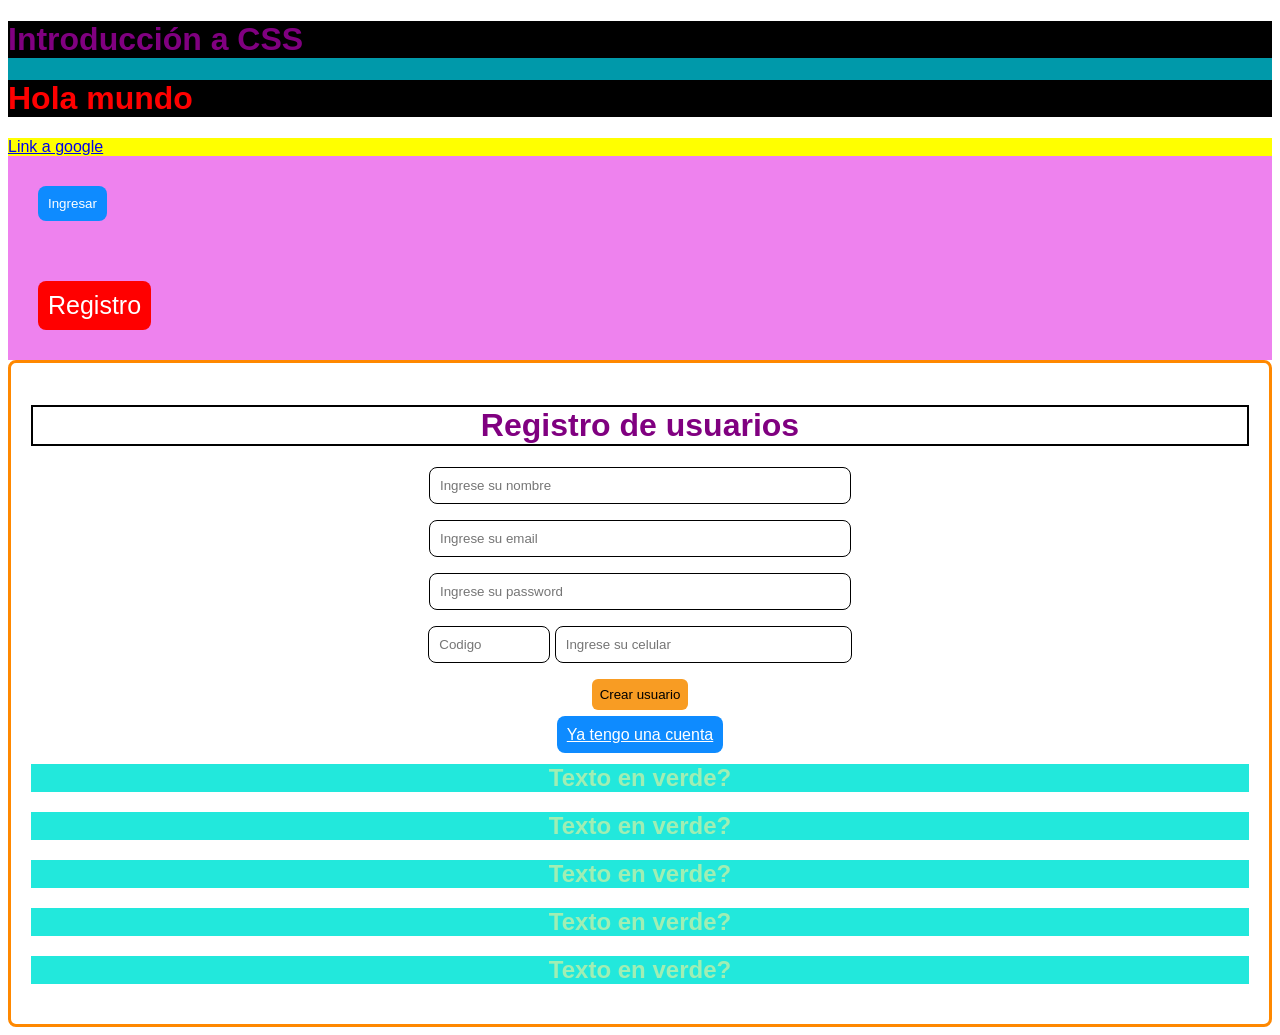
<file: semana-2/index.html>
<!DOCTYPE html>
<html lang="en">
  <head>
    <meta charset="UTF-8" />
    <meta http-equiv="X-UA-Compatible" content="IE=edge" />
    <meta name="viewport" content="width=device-width, initial-scale=1.0" />
    <title>Intro a CSS</title>
    <!-- La forma en la cual debemos vincular nuestro CSS es 
    la siguiente -->
    <link rel="stylesheet" href="./css/style.css" />
  </head>
  <body>
    <div id="contenedor-uno">
      <h1>Introducción a CSS</h1>
      <h1>Hola mundo</h1>
    </div>

    <div id="contenedor-dos">
      <!-- <p>Hola esto es un parrafo</p> -->
      <a href="https://google.com">Link a google</a>
    </div>

    <div class="contenedor-principal">
      <button class="btn-ingresar">Ingresar</button>
    </div>
    <div class="contenedor-principal">
      <button class="btn-registro btn-ingresar">Registro</button>
    </div>

    <form action="" class="contenedor-form">
      <div class="contenedor-interno-form">
        <h1 class="titulo-form">Registro de usuarios</h1>
        <p>
          <input
            type="text"
            class="input-form"
            placeholder="Ingrese su nombre"
          />
        </p>
        <p>
          <input
            type="email"
            class="input-form"
            placeholder="Ingrese su email"
          />
        </p>
        <p>
          <input
            type="password"
            class="input-form"
            placeholder="Ingrese su password"
          />
        </p>
        <p>
          <input
            type="text"
            class="input-form input-codigo"
            placeholder="Codigo"
          />
          <input
            type="number"
            class="input-form input-numero"
            placeholder="Ingrese su celular"
          />
        </p>
        <p>
          <button type="submit" class="btn-crear-usuario">Crear usuario</button>
        </p>
        <p>
          <a href="" class="btn-ingresar">Ya tengo una cuenta</a>
        </p>
        <h2>Texto en verde?</h2>
        <h2>Texto en verde?</h2>
        <h2>Texto en verde?</h2>
        <h2>Texto en verde?</h2>
        <h2>Texto en verde?</h2>
      </div>
    </form>
  </body>
</html>
</file>
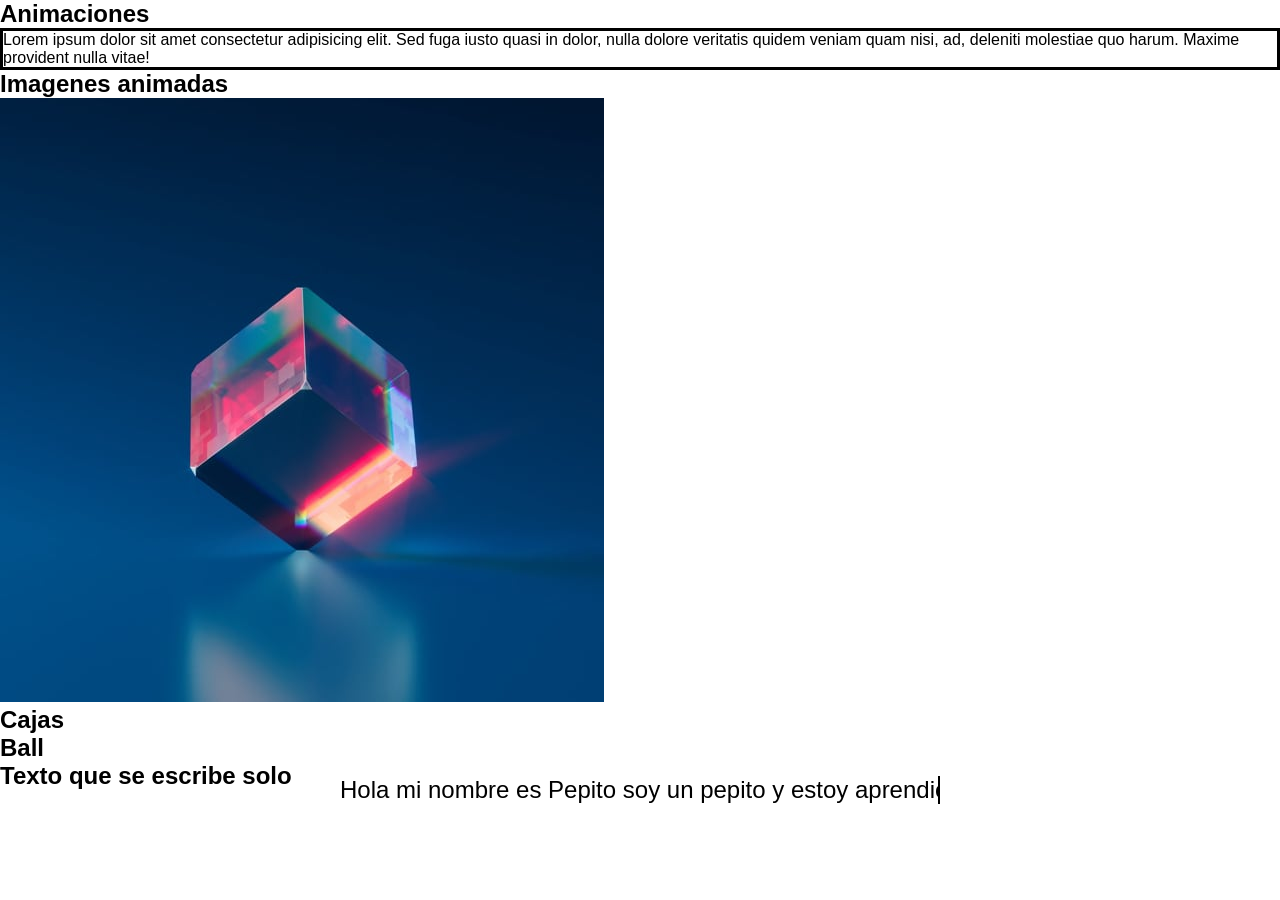
<file: semana-2/animaciones.html>
<!DOCTYPE html>
<html lang="en">
<head>
    <meta charset="UTF-8">
    <meta http-equiv="X-UA-Compatible" content="IE=edge">
    <meta name="viewport" content="width=device-width, initial-scale=1.0">
    <title>Document</title>
    <link rel="stylesheet" href="./css/animaciones.css">
</head>
<body>
    <section>
        <h1>Animaciones</h1>
        <p class="texto-animado">Lorem ipsum dolor sit amet consectetur adipisicing elit. Sed fuga iusto quasi in dolor, nulla dolore veritatis quidem veniam quam nisi, ad, deleniti molestiae quo harum. Maxime provident nulla vitae!</p>
        <h2> Imagenes animadas</h2>
        <img class="image-animada" src="../images/image-equilibrium.jpg" alt="">
        <h2>Cajas</h2>
        <div class="box-uno"></div>
        <h2>Ball</h2>
        <div class="ball-uno" ></div>
        <h2>Texto que se escribe solo</h2>
        <p class="texto-animado-dos lineas">
            Hola mi nombre es Pepito soy un pepito y estoy aprendiendi codigos raros
        </p>
    </section>
</body>
</html>
</file>
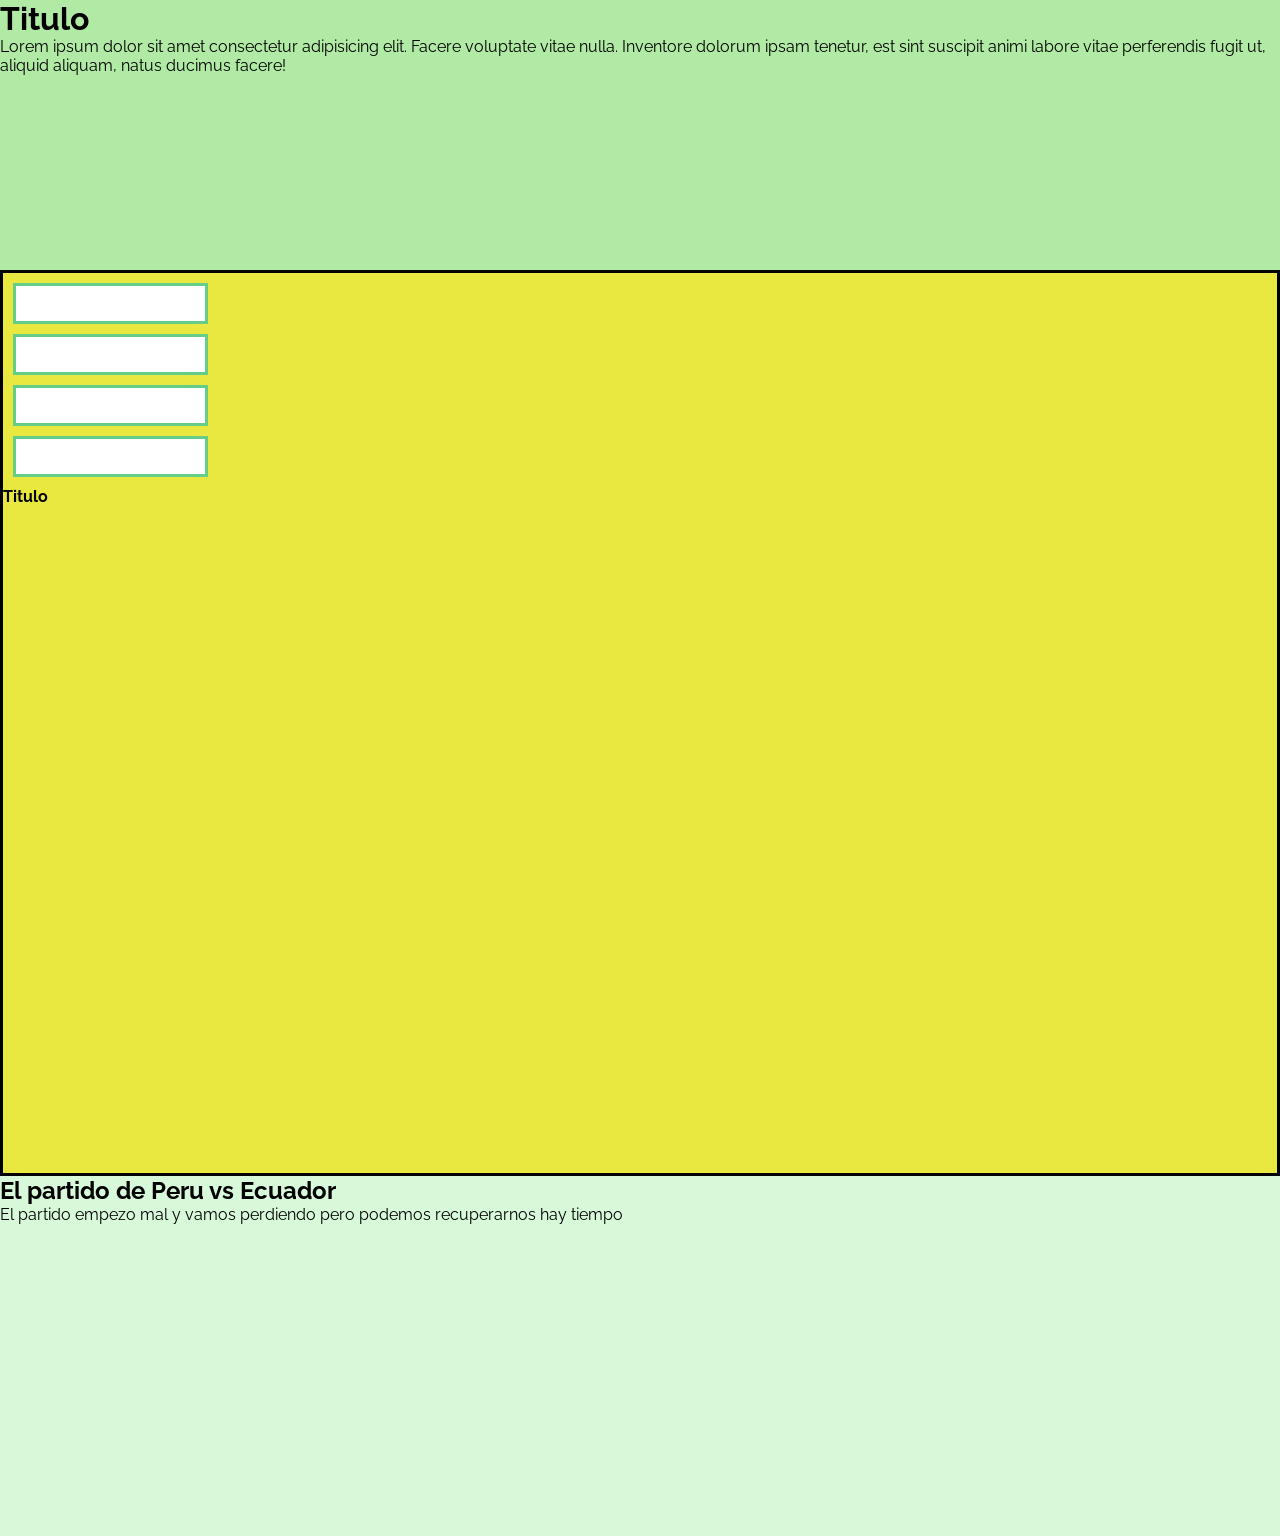
<file: semana-2/contenedores.html>
<!DOCTYPE html>
<html lang="en">
<head>
    <meta charset="UTF-8">
    <meta http-equiv="X-UA-Compatible" content="IE=edge">
    <meta name="viewport" content="width=device-width, initial-scale=1.0">
    <link rel="preconnect" href="https://fonts.googleapis.com">
    <title>contenedores</title>
    <link rel="preconnect" href="https://fonts.gstatic.com" crossorigin>
    <link href="https://fonts.googleapis.com/css2?family=Lora:wght@500&family=Quintessential&family=Raleway:wght@100&display=swap" rel="stylesheet">
    
    <link rel="stylesheet" href="./css/contenedores.css">
</head>
<body>
    <!-- es el contenedor mas cencillo y no encapsula elementos especiales-->
    <div class="contenedor-uno">
        <h1>Titulo</h1>
        <p>
          Lorem ipsum dolor sit amet consectetur adipisicing elit. Facere
          voluptate vitae nulla. Inventore dolorum ipsam tenetur, est sint
          suscipit animi labore vitae perferendis fugit ut, aliquid aliquam, natus
          ducimus facere!
        </p>
      </div>
  
      <!-- SECTION -->
      <section class="contenedor-form">
        <form action="">
          <input type="text" />
          <input type="text" />
          <input type="text" />
          <input type="text" />
        </form>
        <div>
          <h4>Titulo</h4>
        </div>
      </section>
  
      <!-- ARTICLE -->
      <!-- Esta orientado para texto -->
      <article>
        <!-- va a acompañado de un h1 y un p -->
        <!-- blog -->
        <h1>El partido de Peru vs Ecuador</h1>
        <p>
          El partido empezo mal y vamos perdiendo pero podemos recuperarnos hay
          tiempo
        </p>
      </article>
</body>
</html>
</file>
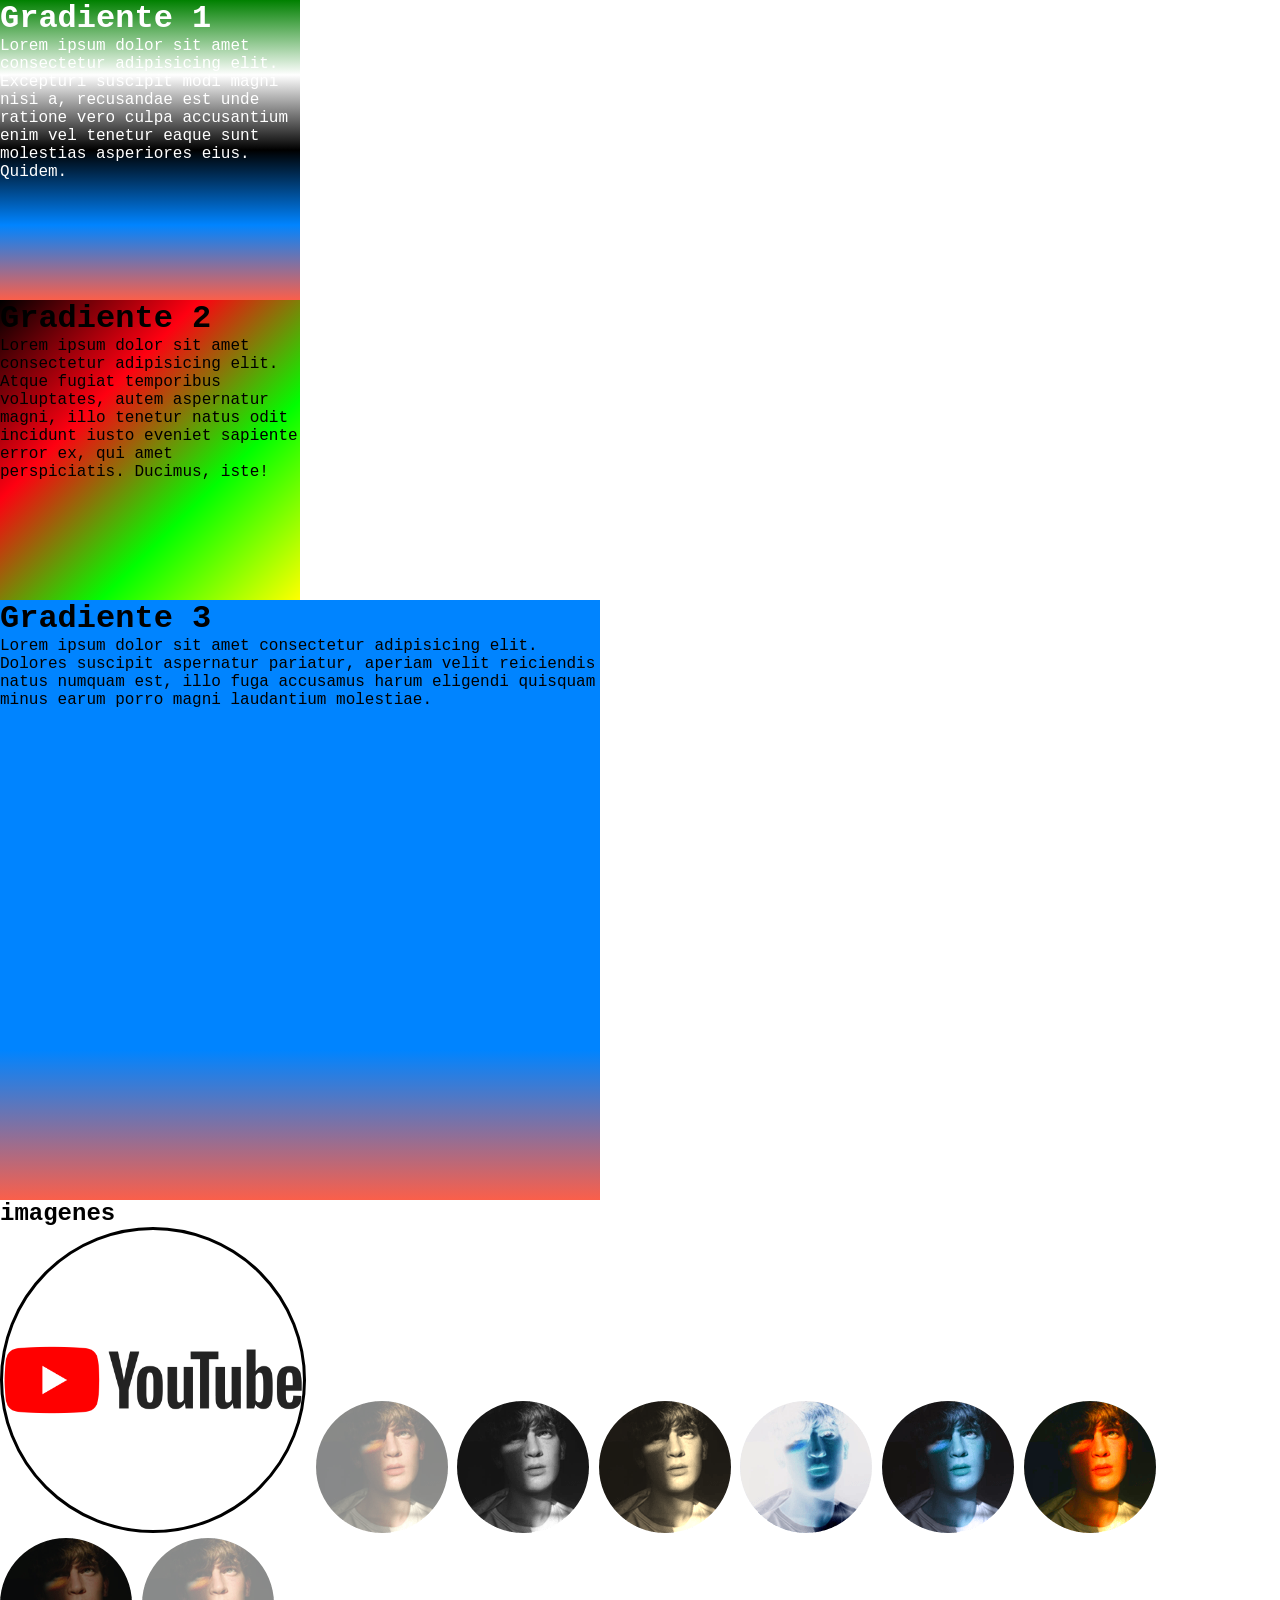
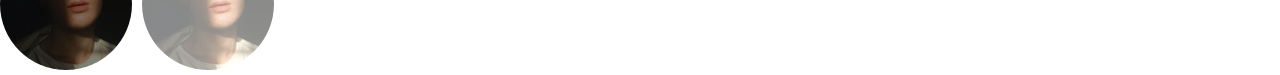
<file: semana-2/gradientes.html>
<!DOCTYPE html>
<html lang="en">
  <head>
    <meta charset="UTF-8" />
    <meta http-equiv="X-UA-Compatible" content="IE=edge" />
    <meta name="viewport" content="width=device-width, initial-scale=1.0" />
    <title>Gradientes</title>
    <link rel="stylesheet" href="./css/gradiente.css" />
  </head>
  <body>
    <div class="gradiente-uno">
      <h1>Gradiente 1</h1>
      <p>
        Lorem ipsum dolor sit amet consectetur adipisicing elit. Excepturi
        suscipit modi magni nisi a, recusandae est unde ratione vero culpa
        accusantium enim vel tenetur eaque sunt molestias asperiores eius.
        Quidem.
      </p>
    </div>
    <div class="gradiente-dos">
      <h1>Gradiente 2</h1>
      <p>
        Lorem ipsum dolor sit amet consectetur adipisicing elit. Atque fugiat
        temporibus voluptates, autem aspernatur magni, illo tenetur natus odit
        incidunt iusto eveniet sapiente error ex, qui amet perspiciatis.
        Ducimus, iste!
      </p>
    </div>
    <div class="gradiente-tres">
      <h1>Gradiente 3</h1>
      <p>
        Lorem ipsum dolor sit amet consectetur adipisicing elit. Dolores
        suscipit aspernatur pariatur, aperiam velit reiciendis natus numquam
        est, illo fuga accusamus harum eligendi quisquam minus earum porro magni
        laudantium molestiae.
      </p>
    </div>
    <section>
        <h1>imagenes</h1>
        <img class="img-yt" src="../images/YouTube-logo.png" alt="">
        <img class="img-avatar" src="../images/image-avatar.png">
        
        <img class="img-avatar-2" src="../images/image-avatar.png">
        <img class="img-avatar-3" src="../images/image-avatar.png">
        <img class="img-avatar-4" src="../images/image-avatar.png">
        <img class="img-avatar-5" src="../images/image-avatar.png">
        <img class="img-avatar-6" src="../images/image-avatar.png">
        <img class="img-avatar-7" src="../images/image-avatar.png">
        <img class="img-avatar-8" src="../images/image-avatar.png">

    </section>
  </body>
</html>
</file>
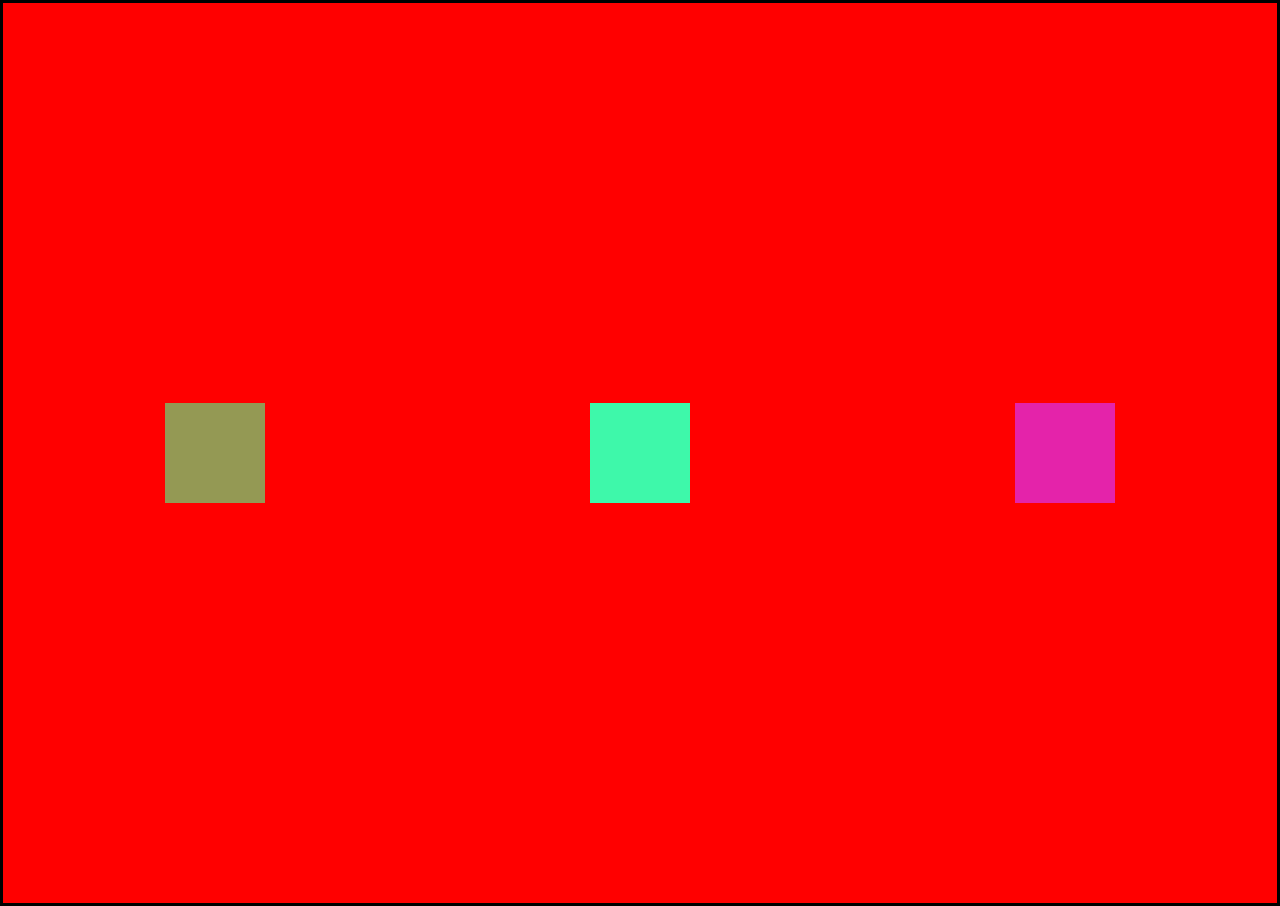
<file: semana-2/mediaQuery.html>
<!DOCTYPE html>
<html lang="en">
<head>
    <meta charset="UTF-8">
    <meta http-equiv="X-UA-Compatible" content="IE=edge">
    <meta name="viewport" content="width=device-width, initial-scale=1.0">
    <title>Document</title>
    <link rel="stylesheet" href="./css/mediaQuery.css">
</head>
<body>
    <section class="section-principal">
        <div class="box-one"></div>
        <div class="box-two"></div>
        <div class="box-three"></div>
    </section>
    
</body>
</html>
</file>
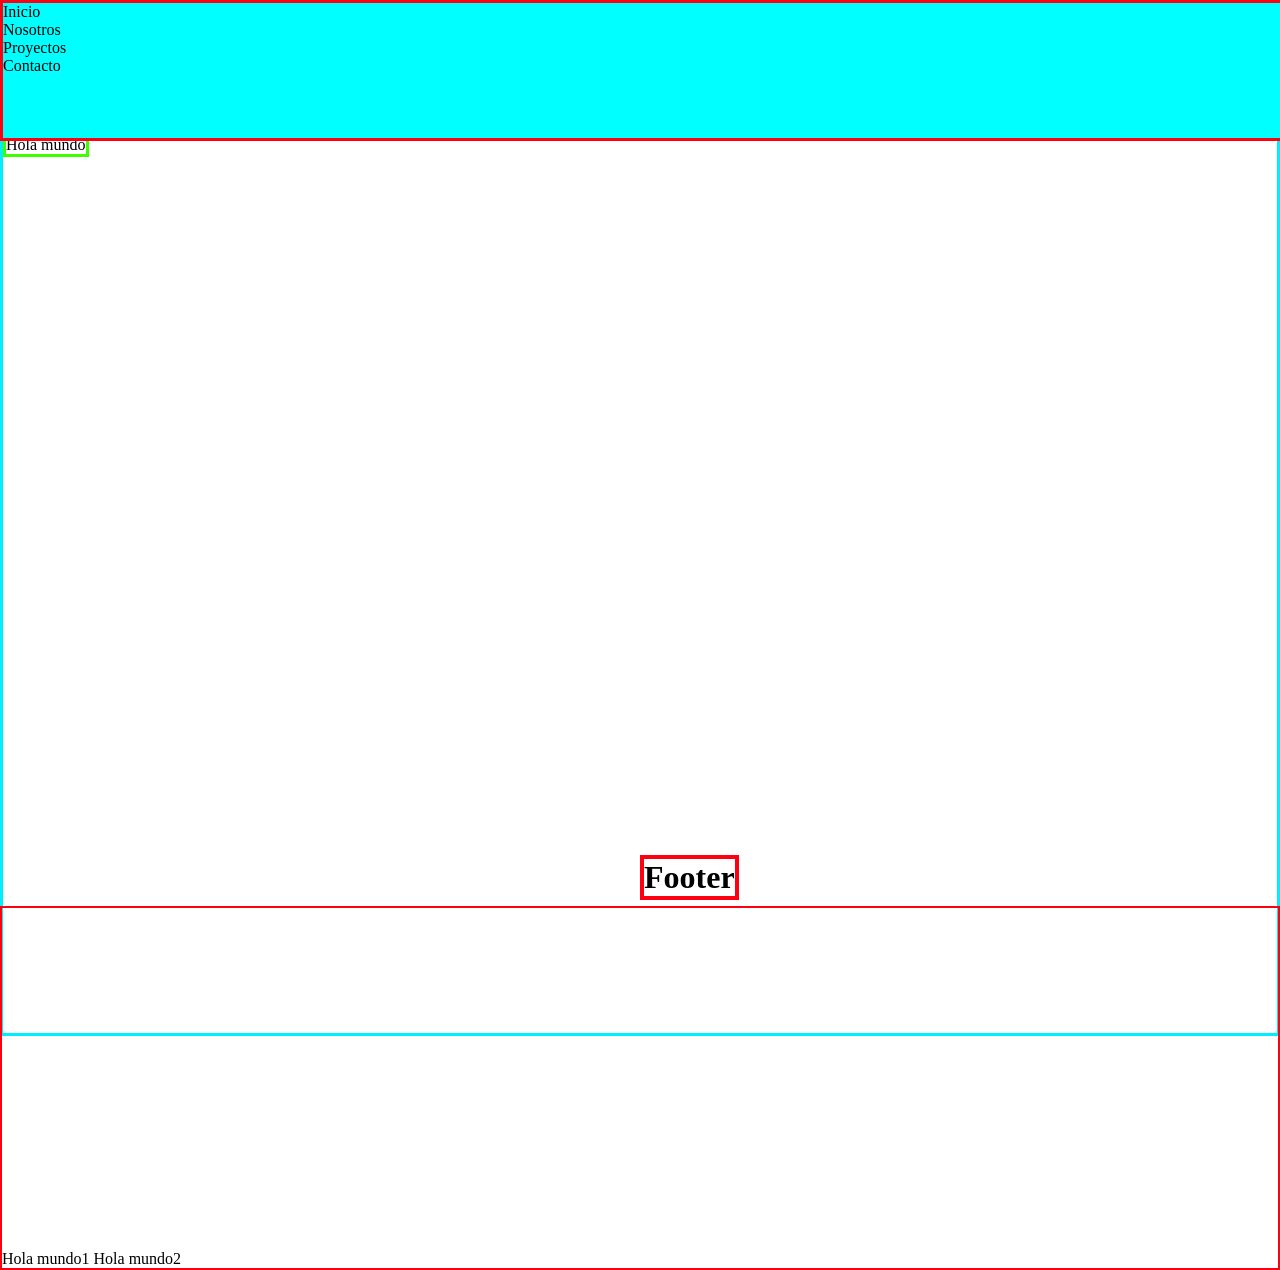
<file: semana-2/position.html>
<!DOCTYPE html>
<html lang="en">
  <head>
    <meta charset="UTF-8" />
    <meta http-equiv="X-UA-Compatible" content="IE=edge" />
    <meta name="viewport" content="width=device-width, initial-scale=1.0" />
    <title>Positions</title>
    <link rel="stylesheet" href="./css/position.css" />
  </head>
  <body>
    <nav class="nav">
      <ul>
        <li>Inicio</li>
        <li>Nosotros</li>
        <li>Proyectos</li>
        <li>Contacto</li>
      </ul>
    </nav>

    <section class="section-uno">
      <span class="titulo-principal">Hola mundo</span>
    </section>

    <!-- Combinando absolute y relative -->
    <section class="section-dos">
      <div class="contenedor-uno">
        <p>Hola mundo1</p>
        <p>Hola mundo2</p>
      </div>
    </section>

    <footer class="footer">
      <h1>Footer</h1>
    </footer>
  </body>
</html>
</file>
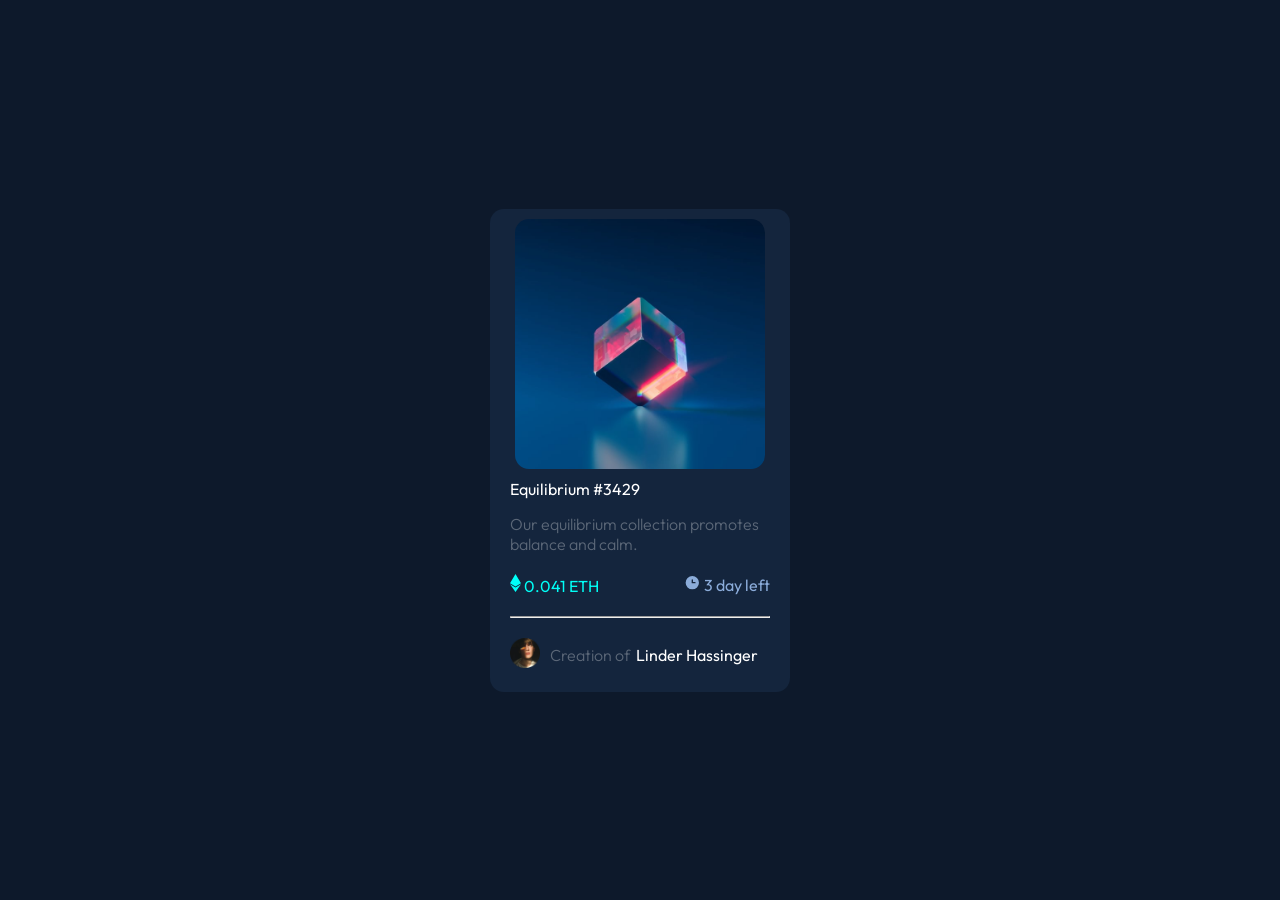
<file: semana-2/reto1.html>
<!DOCTYPE html>
<html lang="en">
  <head>
    <meta charset="UTF-8" />
    <meta http-equiv="X-UA-Compatible" content="IE=edge" />
    <meta name="viewport" content="width=device-width, initial-scale=1.0" />
    <title>Reto1</title>
    <link rel="preconnect" href="https://fonts.googleapis.com" />
    <link rel="preconnect" href="https://fonts.gstatic.com" crossorigin />
    <link
      href="https://fonts.googleapis.com/css2?family=Outfit:wght@100;200;300;400;500;600;700;800;900&display=swap"
      rel="stylesheet"
    />
    <link rel="stylesheet" href="./css/reto1.css" />
  </head>
  <body>
    <section>
      <div class="card">
        <div class="card-foto">
          <img
            width="250"
            class="image-principal"
            src="../images/image-equilibrium.jpg"
            alt=""
          />
        </div>
        <div class="contenedor-dos">
          <h4 class="text-white">Equilibrium #3429</h4>
          <p class="text-gray">
            Our equilibrium collection promotes balance and calm.
          </p>
          <div class="contendor-detalle">
            <div>
              <img src="../images/icon-ethereum.svg" alt="" />
              <span class="text-eth">0.041 ETH</span>
            </div>
            <div>
              <img src="../images/icon-clock.svg" alt="" />
              <span class="text-reloj">3 day left</span>
            </div>
          </div>
          <hr />
          <div class="contenedor-autor">
            <div>
              <img width="30" src="../images/image-avatar.png" alt="" />
            </div>
            <div class="autor">
              <span class="text-gray">Creation of </span>
              <span class="text-white">&nbsp;Linder Hassinger</span>
            </div>
          </div>
        </div>
      </div>
    </section>
  </body>
</html>
</file>
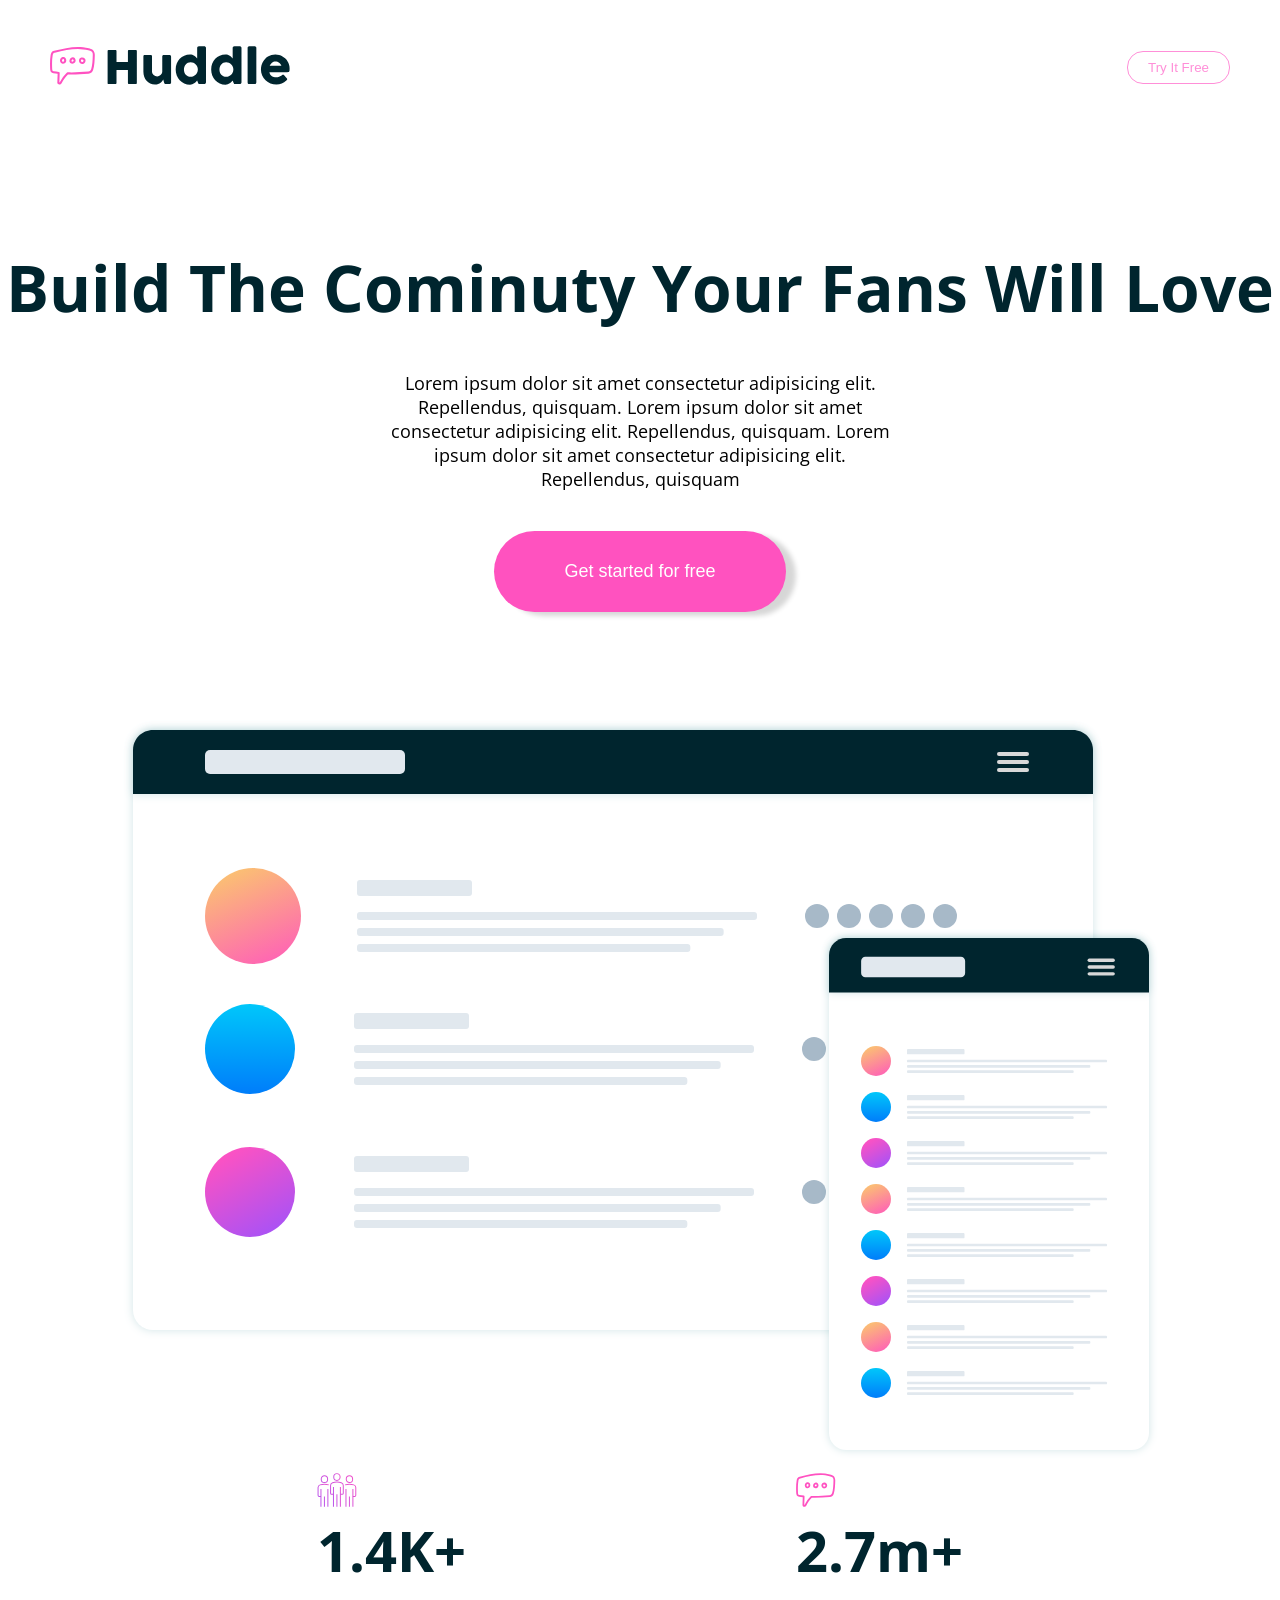
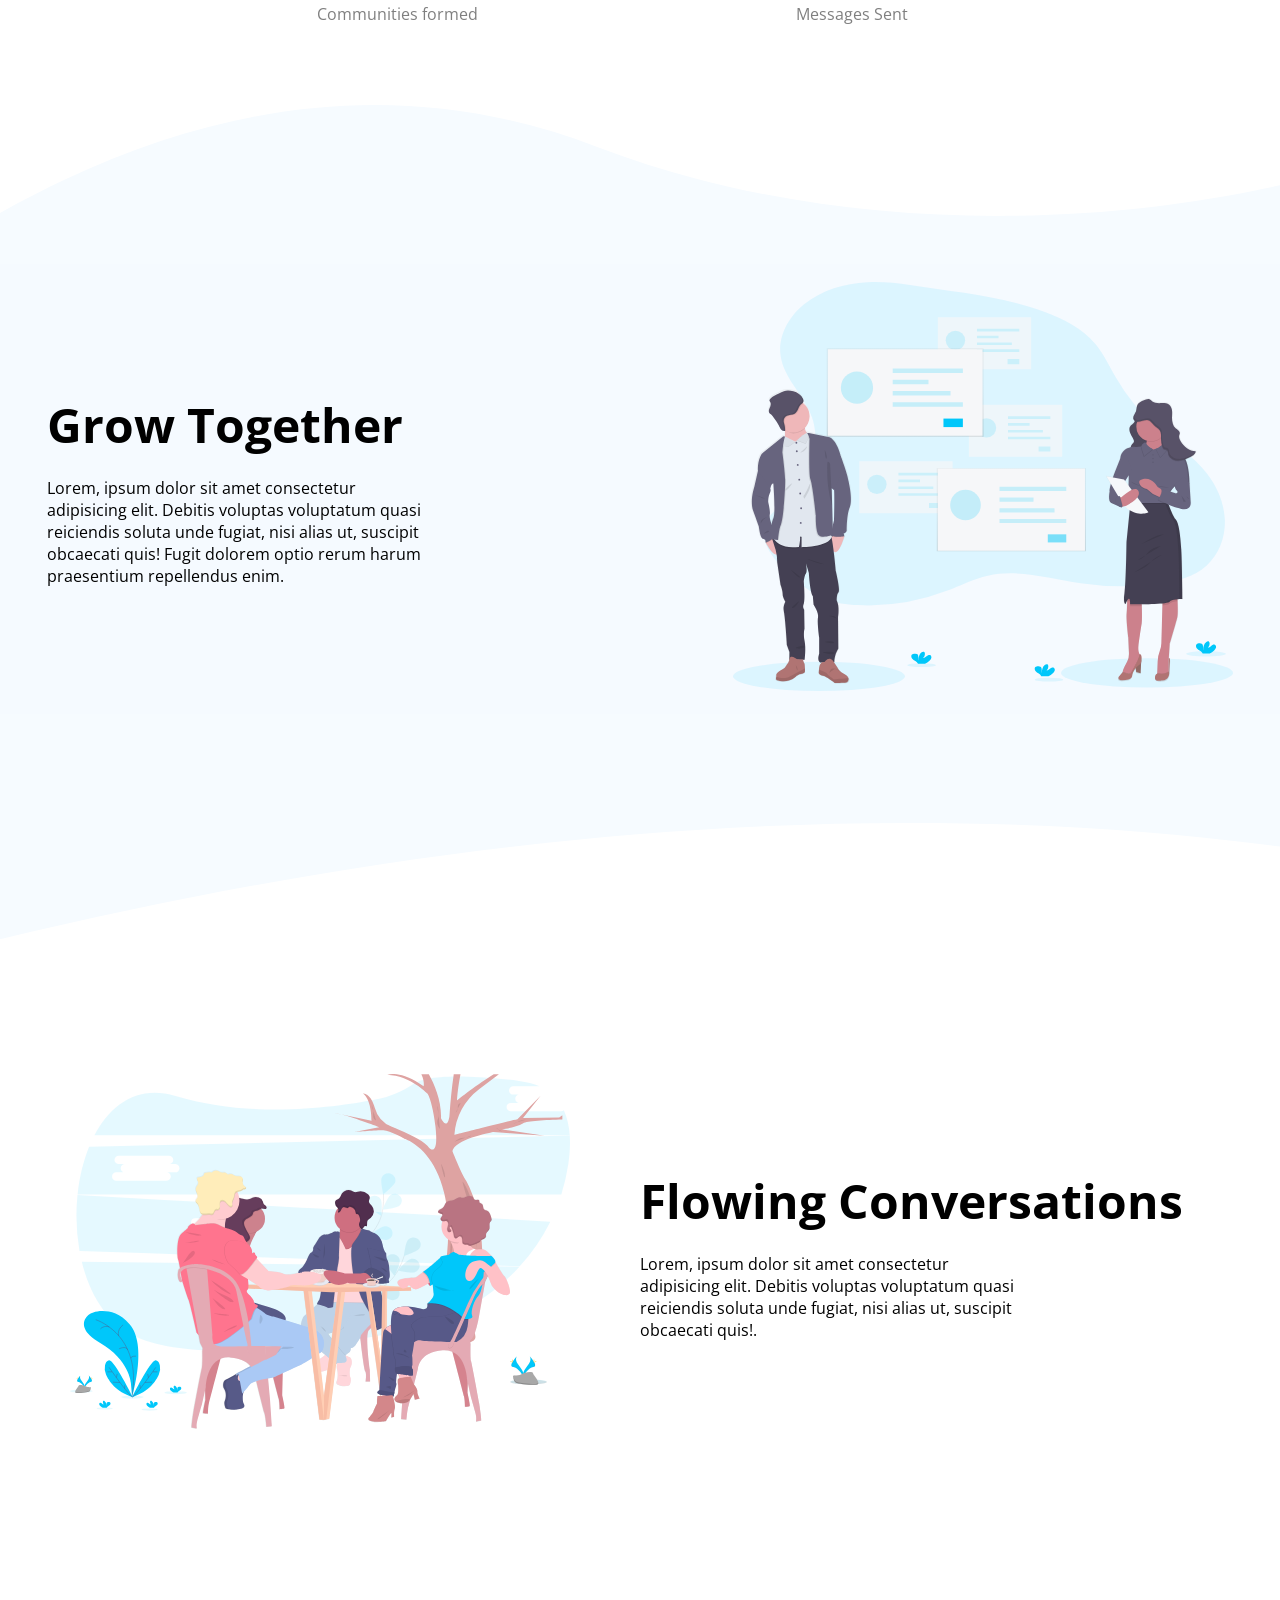
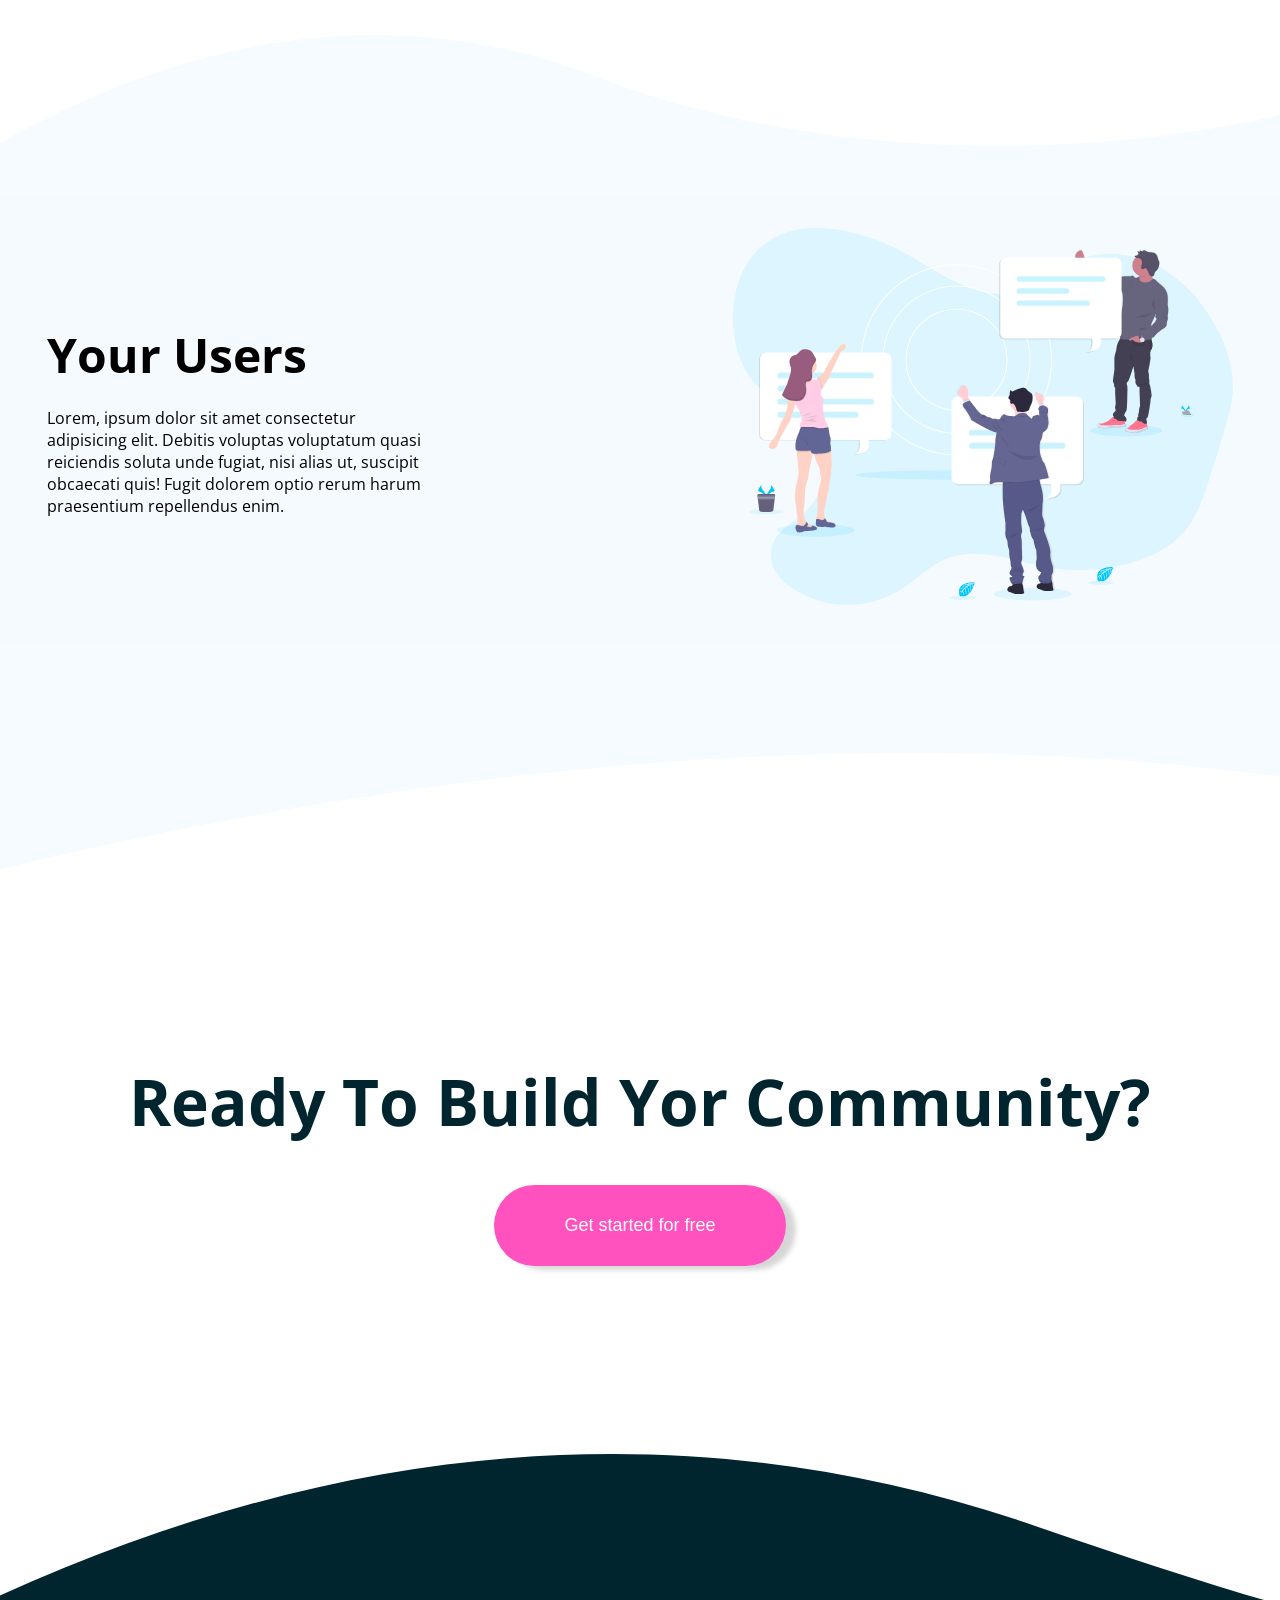
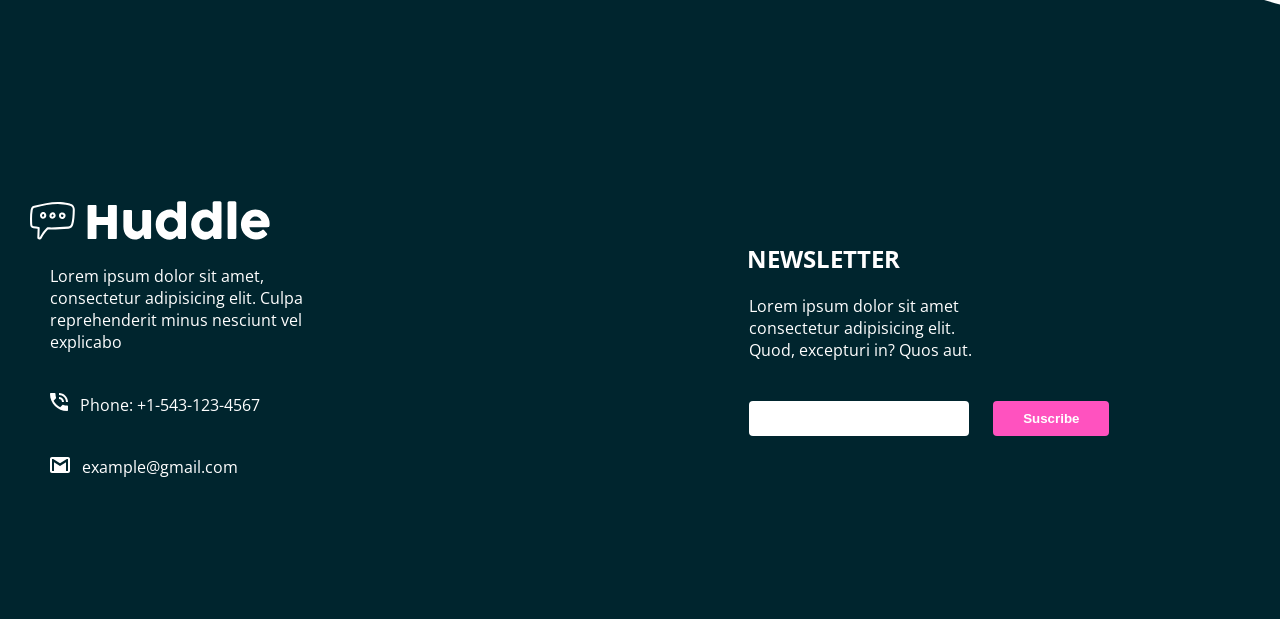
<file: semana-2/reto2.html>
<!DOCTYPE html>
<html lang="en">
  <head>
    <meta charset="UTF-8" />
    <meta http-equiv="X-UA-Compatible" content="IE=edge" />
    <meta name="viewport" content="width=device-width, initial-scale=1.0" />
    <title>Reto 2</title>
    <link rel="preconnect" href="https://fonts.googleapis.com" />
    <link rel="preconnect" href="https://fonts.gstatic.com" crossorigin />
    <link
      href="https://fonts.googleapis.com/css2?family=Open+Sans:ital,wght@0,300;0,400;0,500;0,700;1,300;1,400&display=swap"
      rel="stylesheet"
    />
    <link rel="stylesheet" href="./css/reto2.css" />
  </head>
  <body>
    <header>
      <nav class="nav">
        <div class="logo">
          <!-- para el logo -->
          <img class="img-logo" src="../images/reto2/logo.svg" alt="" />
        </div>
        <div>
          <!-- para el boton -->
          <button class="button-free">Try it free</button>
        </div>
      </nav>
    </header>
    <section class="section-one">
      <div>
        <h1 class="title">Build the cominuty your fans will love</h1>
        <p class="text-normal">
          Lorem ipsum dolor sit amet consectetur adipisicing elit. Repellendus,
          quisquam. Lorem ipsum dolor sit amet consectetur adipisicing elit.
          Repellendus, quisquam. Lorem ipsum dolor sit amet consectetur
          adipisicing elit. Repellendus, quisquam
        </p>
        <button class="button-pink">Get started for free</button>
      </div>
    </section>
    <section class="section-two">
      <img
        class="img-mockup"
        src="../images/reto2/screen-mockups.svg"
        alt=""
      />
    </section>
    <section class="section-three">
      <div>
        <img width="40" src="../images/reto2/icon-communities.svg" alt="" />
        <h1 class="numbers">1.4K+</h1>
        <p class="text-secondary">Communities formed</p>
      </div>
      <div>
        <img width="40" src="../images/reto2/icon-messages.svg" alt="" />
        <h1 class="numbers">2.7m+</h1>
        <p class="text-secondary">Messages Sent</p>
      </div>
    </section>
    <div class="background-top"></div>
    <section class="section-four">
      <div>
        <h2 class="title-sections">Grow together</h2>
        <p class="text-sections">
          Lorem, ipsum dolor sit amet consectetur adipisicing elit. Debitis
          voluptas voluptatum quasi reiciendis soluta unde fugiat, nisi alias
          ut, suscipit obcaecati quis! Fugit dolorem optio rerum harum
          praesentium repellendus enim.
        </p>
      </div>
      <div>
        <img
          class="img-desktop"
          src="../images/reto2/illustration-grow-together.svg"
          alt=""
        />
      </div>
    </section>
    <div class="background-bottom"></div>
    <section class="section-five">
      <div>
        <img
          class="img-desktop"
          src="../images/reto2/illustration-flowing-conversation.svg"
          alt=""
        />
      </div>
      <div>
        <h2 class="title-sections">Flowing conversations</h2>
        <p class="text-sections">
          Lorem, ipsum dolor sit amet consectetur adipisicing elit. Debitis
          voluptas voluptatum quasi reiciendis soluta unde fugiat, nisi alias
          ut, suscipit obcaecati quis!.
        </p>
      </div>
    </section>
    <div class="background-top"></div>
    <section class="section-four">
      <div>
        <h2 class="title-sections">Your users</h2>
        <p class="text-sections">
          Lorem, ipsum dolor sit amet consectetur adipisicing elit. Debitis
          voluptas voluptatum quasi reiciendis soluta unde fugiat, nisi alias
          ut, suscipit obcaecati quis! Fugit dolorem optio rerum harum
          praesentium repellendus enim.
        </p>
      </div>
      <div>
        <img
          class="img-desktop"
          src="../images/reto2/illustration-your-users.svg"
          alt=""
        />
      </div>
    </section>
    <div class="background-bottom"></div>
    <section class="section-one">
      <div>
        <h1 class="title">Ready to build yor community?</h1>
        <button class="button-pink">Get started for free</button>
      </div>
    </section>
    <div class="background-top-dark"></div>
    <footer class="footer">
      <div>
        <img class="logo-white" src="../images/reto2/logo.svg" alt="" />
        <p class="text-footer">
          Lorem ipsum dolor sit amet, consectetur adipisicing elit. Culpa
          reprehenderit minus nesciunt vel explicabo
        </p>
        <p>
          <img src="../images/reto2/icon-phone.svg" alt="" />&nbsp;&nbsp;
          <span>Phone: +1-543-123-4567</span>
        </p>
        <p>
          <img src="../images/reto2/icon-email.svg" alt="" />&nbsp;&nbsp;
          <span>example@gmail.com</span>
        </p>
      </div>
      <div>
        <h4 class="title-footer">Newsletter</h4>
        <p class="text-footer">
          Lorem ipsum dolor sit amet consectetur adipisicing elit. Quod,
          excepturi in? Quos aut.
        </p>
        <p>
          <input type="text" class="input-footer" />
          <button class="button-footer">Suscribe</button>
        </p>
      </div>
    </footer>
  </body>
</html>
</file>
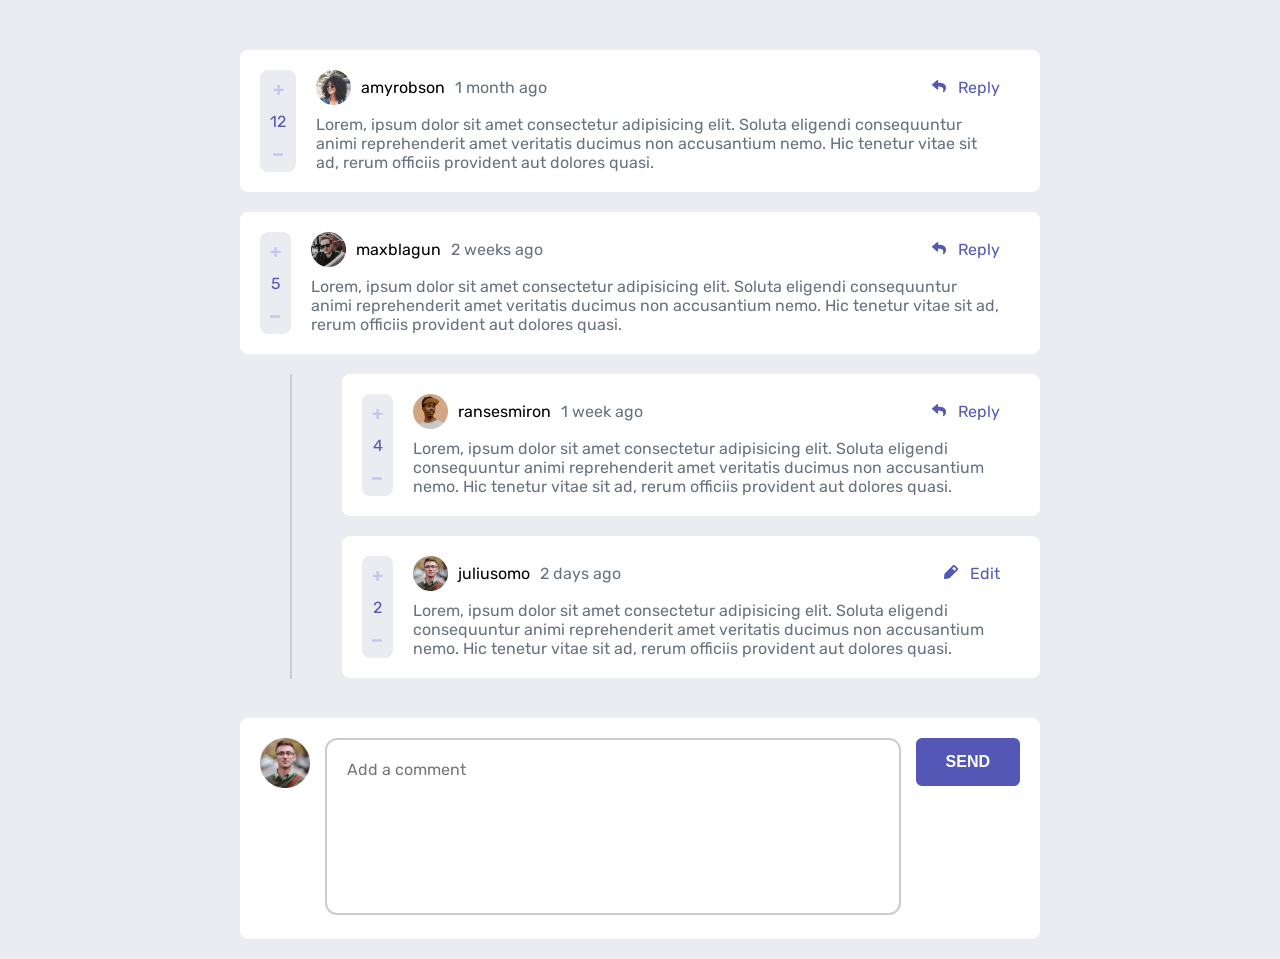
<file: semana-2/reto3.html>
<!DOCTYPE html>
<html lang="en">
  <head>
    <meta charset="UTF-8" />
    <meta http-equiv="X-UA-Compatible" content="IE=edge" />
    <meta name="viewport" content="width=device-width, initial-scale=1.0" />
    <title>Reto 3</title>
    <link rel="preconnect" href="https://fonts.googleapis.com" />
    <link rel="preconnect" href="https://fonts.gstatic.com" crossorigin />
    <link
      href="https://fonts.googleapis.com/css2?family=Rubik:wght@300;400;500;600;700;800;900&display=swap"
      rel="stylesheet"
    />
    <link rel="stylesheet" href="./css/reto3.css" />
  </head>
  <body>
    <!-- section tendra una medida  -->
    <section class="container">
      <div class="row">
        <div class="card">
          <div class="card-button-plus-minus">
            <button class="pointer">
              <img src="../images/reto3/icon-plus.svg" alt="" />
            </button>
            <span>12</span>
            <button class="pointer">
              <img src="../images/reto3/icon-minus.svg" alt="" />
            </button>
          </div>
          <div class="card-header-container">
            <div class="card-header">
              <div class="card-profile">
                <img
                  src="../images/reto3/avatars/image-amyrobson.png"
                  alt=""
                />
                <span>amyrobson</span>
                <span class="text-dark">1 month ago</span>
              </div>
              <div>
                <img src="../images/reto3/icon-reply.svg" alt="" />
                <span class="text-primary">&nbsp;&nbsp;Reply</span>
              </div>
            </div>
            <p class="text-dark">
              Lorem, ipsum dolor sit amet consectetur adipisicing elit. Soluta
              eligendi consequuntur animi reprehenderit amet veritatis ducimus
              non accusantium nemo. Hic tenetur vitae sit ad, rerum officiis
              provident aut dolores quasi.
            </p>
          </div>
        </div>
        <!-- card 2 -->
        <div class="card">
          <div class="card-button-plus-minus">
            <button class="pointer">
              <img src="../images/reto3/icon-plus.svg" alt="" />
            </button>
            <span>5</span>
            <button class="pointer">
              <img src="../images/reto3/icon-minus.svg" alt="" />
            </button>
          </div>
          <div class="card-header-container">
            <div class="card-header">
              <div class="card-profile">
                <img
                  src="../images/reto3/avatars/image-maxblagun.png"
                  alt=""
                />
                <span>maxblagun</span>
                <span class="text-dark">2 weeks ago</span>
              </div>
              <div>
                <img src="../images/reto3/icon-reply.svg" alt="" />
                <span class="text-primary">&nbsp;&nbsp;Reply</span>
              </div>
            </div>
            <p class="text-dark">
              Lorem, ipsum dolor sit amet consectetur adipisicing elit. Soluta
              eligendi consequuntur animi reprehenderit amet veritatis ducimus
              non accusantium nemo. Hic tenetur vitae sit ad, rerum officiis
              provident aut dolores quasi.
            </p>
          </div>
        </div>
        <!-- linea con card -->
        <div class="line-with-card">
          <div class="row-line">
            <hr class="hr" />
          </div>
          <div class="row-for-line">
            <div class="card">
              <div class="card-button-plus-minus">
                <button class="pointer">
                  <img src="../images/reto3/icon-plus.svg" alt="" />
                </button>
                <span>4</span>
                <button class="pointer">
                  <img src="../images/reto3/icon-minus.svg" alt="" />
                </button>
              </div>
              <div class="card-header-container">
                <div class="card-header">
                  <div class="card-profile">
                    <img
                      src="../images/reto3/avatars/image-ramsesmiron.png"
                      alt=""
                    />
                    <span>ransesmiron</span>
                    <span class="text-dark">1 week ago</span>
                  </div>
                  <div>
                    <img src="../images/reto3/icon-reply.svg" alt="" />
                    <span class="text-primary">&nbsp;&nbsp;Reply</span>
                  </div>
                </div>
                <p class="text-dark">
                  Lorem, ipsum dolor sit amet consectetur adipisicing elit.
                  Soluta eligendi consequuntur animi reprehenderit amet
                  veritatis ducimus non accusantium nemo. Hic tenetur vitae sit
                  ad, rerum officiis provident aut dolores quasi.
                </p>
              </div>
            </div>
            <div class="card">
              <div class="card-button-plus-minus">
                <button class="pointer">
                  <img src="../images/reto3/icon-plus.svg" alt="" />
                </button>
                <span>2</span>
                <button class="pointer">
                  <img src="../images/reto3/icon-minus.svg" alt="" />
                </button>
              </div>
              <div class="card-header-container">
                <div class="card-header">
                  <div class="card-profile">
                    <img
                      src="../images/reto3/avatars/image-juliusomo.png"
                      alt=""
                    />
                    <span>juliusomo</span>
                    <span class="text-dark">2 days ago</span>
                  </div>
                  <div>
                    <img src="../images/reto3/icon-edit.svg" alt="" />
                    <span class="text-primary">&nbsp;&nbsp;Edit</span>
                  </div>
                </div>
                <p class="text-dark">
                  Lorem, ipsum dolor sit amet consectetur adipisicing elit.
                  Soluta eligendi consequuntur animi reprehenderit amet
                  veritatis ducimus non accusantium nemo. Hic tenetur vitae sit
                  ad, rerum officiis provident aut dolores quasi.
                </p>
              </div>
            </div>
          </div>
        </div>
        <!-- input de pregunta -->
        <div class="card">
          <div class="comment-container">
            <div>
              <img
                class="commment-profile"
                src="../images/reto3/avatars/image-juliusomo.png"
                alt=""
              />
            </div>
            <div class="flex-grow">
              <textarea rows="7" placeholder="Add a comment"></textarea>
            </div>
            <div>
              <button class="btn-primary pointer">SEND</button>
            </div>
          </div>
        </div>
      </div>
    </section>
  </body>
</html>
</file>
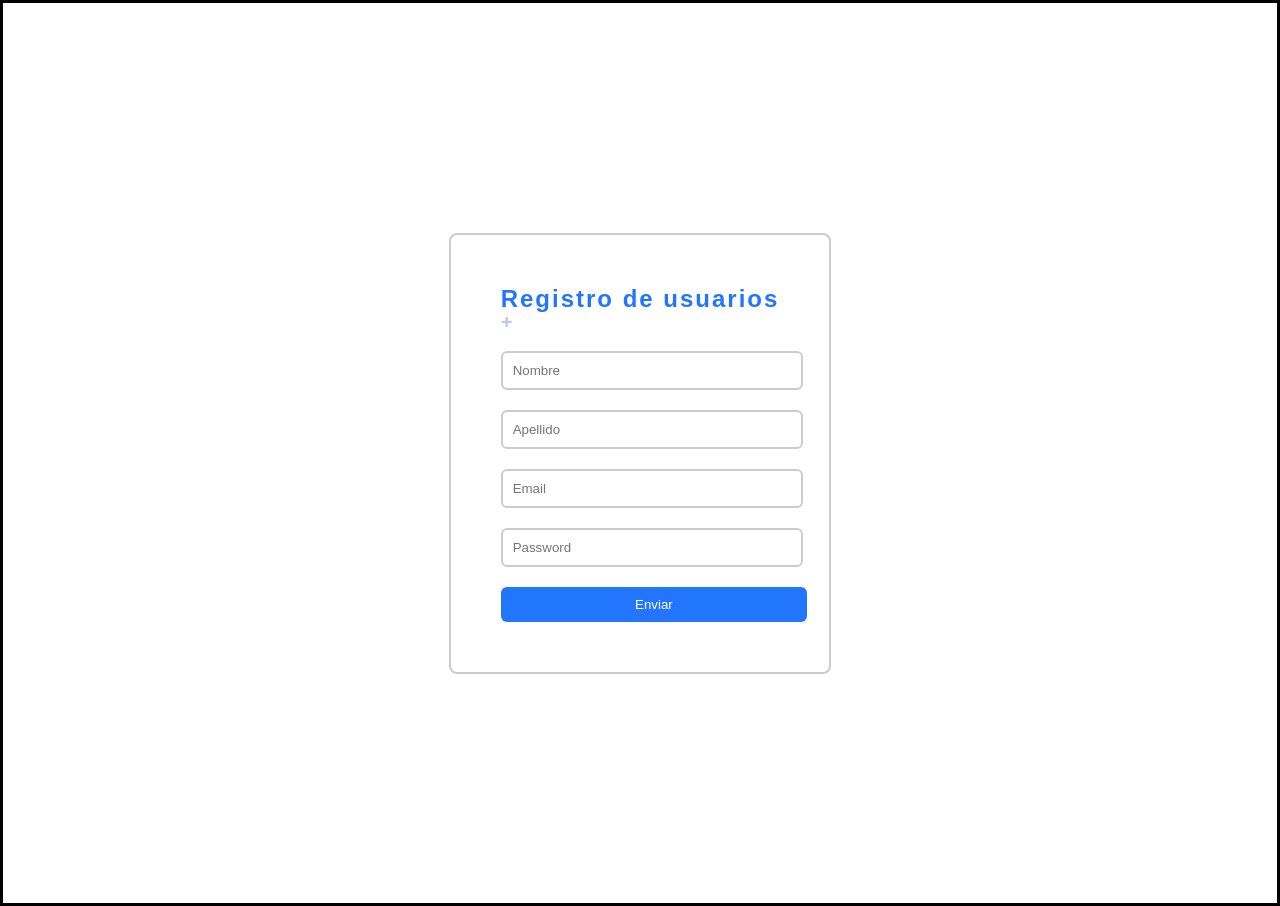
<file: semana-2/transform.html>
<!DOCTYPE html>
<html lang="en">
  <head>
    <meta charset="UTF-8" />
    <meta http-equiv="X-UA-Compatible" content="IE=edge" />
    <meta name="viewport" content="width=device-width, initial-scale=1.0" />
    <title>Transform</title>
    <link rel="stylesheet" href="./css/transform.css" />
  </head>
  <body>
    <section class="container">
      <form action="" class="form">
        <h2>Registro de usuarios</h2>
        <div class="container-help">
          <button class="button-help">
            <img
              class="img-help"
              src="../images/reto3/icon-plus.svg"
              alt=""
            />
          </button>
        </div>
        <p class="text-help">
          Lorem ipsum dolor sit amet consectetur adipisicing elit. Voluptatum
          repudiandae corporis beatae officia rerum quae voluptatem soluta
          reiciendis dolore magnam, libero quasi repellat iure accusantium iusto
          debitis sint, obcaecati necessitatibus.
        </p>

        <div>
          <input
            type="text"
            name="nombre"
            class="input-form"
            placeholder="Nombre"
          />
        </div>
        <div>
          <input
            type="text"
            name="apellido"
            class="input-form"
            placeholder="Apellido"
          />
        </div>
        <div>
          <input
            type="email"
            name="email"
            class="input-form"
            placeholder="Email"
          />
        </div>
        <div>
          <input
            type="password"
            name="password"
            class="input-form"
            placeholder="Password"
          />
        </div>
        <div>
          <button type="submit" class="btn-primary">Enviar</button>
        </div>
      </form>
    </section>
  </body>
</html>
</file>
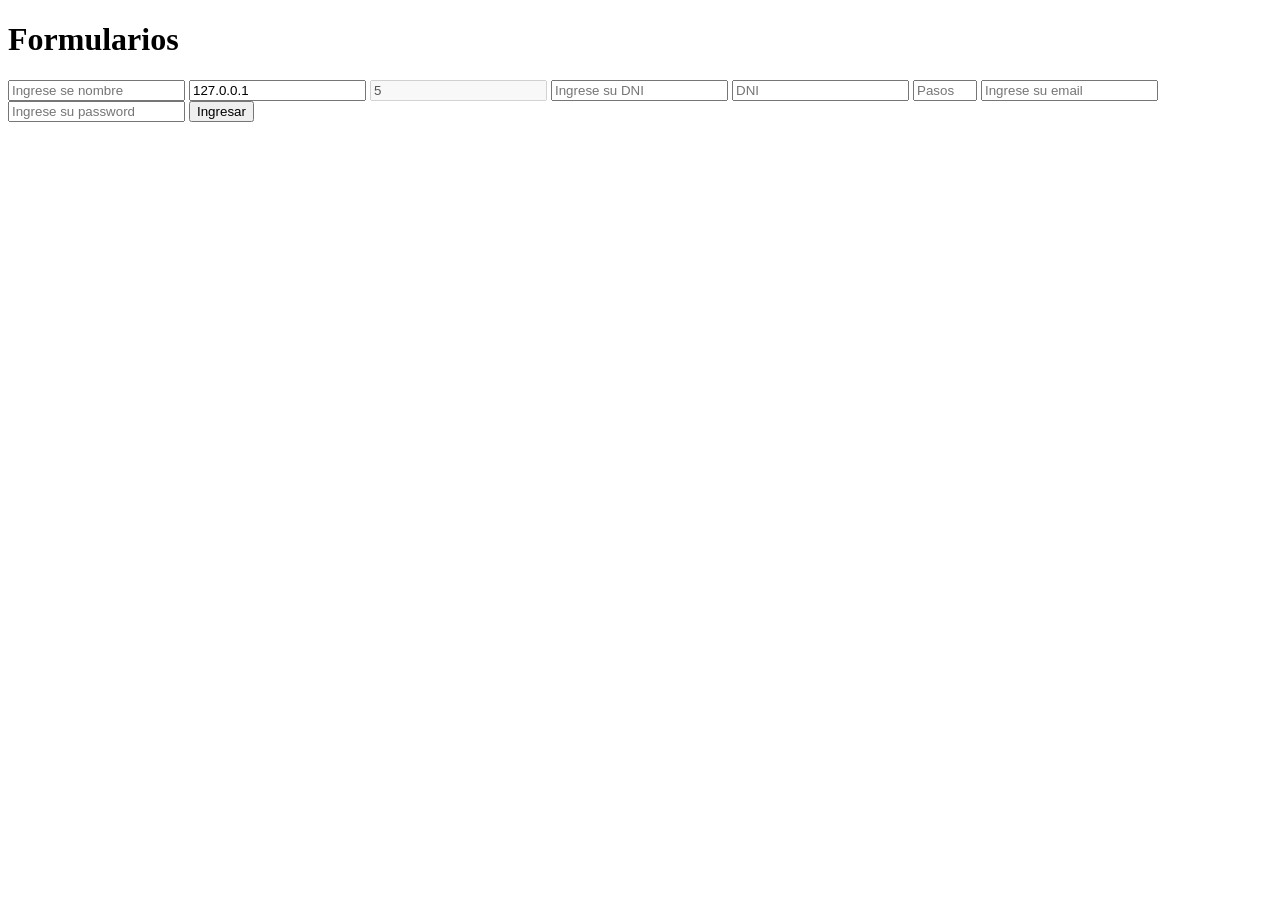
<file: semana1/form.html>
<!DOCTYPE html>
<html lang="esp">
<head>
    <meta charset="UTF-8">
    <meta http-equiv="X-UA-Compatible" content="IE=edge">
    <meta name="viewport" content="width=device-width, initial-scale=1.0">
    <title>Formularios</title>
</head>
<body>
    <h1>Formularios</h1>

    <!-- Formularios -->
    <form action="" method="">
      <input
        type="text"
        placeholder="Ingrese se nombre"
        name="nombre"
        id="mi_nombre"
      />

      <input type="text" name="ip" value="127.0.0.1" readonly />

      <input type="text" name="numero_hijos" value="5" disabled />

      <input
        type="text"
        placeholder="Ingrese su DNI"
        name="dni"
        minlength="8"
      />

      <input type="number" minlength="8" name="DNI" placeholder="DNI" />

      <input type="number" min="0" max="7500" step="15" placeholder="Pasos" />
<input
        type="email"
        placeholder="Ingrese su email"
        name="email"
        id="mi_email"
      />

      <input
        type="password"
        placeholder="Ingrese su password"
        name="password"
        id="mi_password"
      />

      <input type="submit" value="Ingresar" />
    </form>

    
    
    
</body>
</html>
</file>
<file: semana-2/css/style.css>
body {
    font-family: Helvetica;
}

h1  {
    background-color: #000;
    color: red
    
}

h2 {
    background-color: #22e8dc;
    color: rgb(160, 238, 179)
}
/*
p {
    
    color: blue;
    background-color: yellowgreen;
}
a {
    color: pink;
    background-color: yellow;
}
*/
/* la forma correta en la cual enlaces un id es css es usando el # */
 /* Un id se usa cuando se tiene un estilo especifico para un solo elemento*/
#contenedor-uno  {
    background-color: #09a;
}

/*Para poder compartir estilos*/

#contenedor-dos  {
    background-color: yellow;
}
/* para poder compartir los estilos debemos usar clases 'class'*/
/* para poder acceder a un elemento que tiene class usamos el . */
.contenedor-principal {
    background-color: violet;
    padding: 30px;
}

.btn-ingresar {
    background-color: rgb(14, 139, 255);
    color: #fff;
    padding: 10px;
    border-radius: 8px;
    border: none;
}

.btn-registro {
    font-size: 25px;
    background-color:red;
}

.contenedor-form {
    /* border que cubra */
    border: 3px solid rgb(255, 136, 0);
    border-radius: 8px;
  }
  
  .contenedor-interno-form {
    padding: 20px;
    /* left: izquierda */
    /* center: centro */
    /* right: derecha */
    /* esto lo de hace de forma horizontal */
    text-align: center;
  }
  
  .titulo-form {
    color: rgb(14, 139, 255);
    background-color: #fff;
  }
  
  .input-form {
    padding: 10px;
    border-radius: 8px;
    border: 1px #000 solid;
    width: 400px;
  }
  
  /* retos para el profe 
  quiero que el iput del codigo 
  mida 100px */
  
  .input-codigo {
    width: 100px;
  }
  
  .input-numero {
    width: 275px;
  }
  
  /* reto para ustedes denle estilos
  al boton */
  
  .btn-crear-usuario {
    background-color: rgb(248, 156, 35);
    color: #000;
    padding: 8px;
    border-radius: 6px;
    border: none;
  }

/* PSEUDOCLASES*/
/* Los elementos tienen propiedades */

.btn-ingresar-usuario:hover {
    background-color:  rgb(150, 218, 111);
}
    
 .btn-ingresar:hover {
     background-color: #f01;
     color: #000;
     /*quita el subrayado*/
     text-decoration: none;
     padding: 50px;
 }

 /* los elementos como e tiene pseudoclases como
 link
 visited 
 hover */

 /*  estas pseudoclases aplican para todos elementos de html */
/* 
 div:hover {
     background-color:  #f01;
 } */

 .contenedor-interno-form h1 {
     border: 2px solid #000;
 }
 h1:first-child {
     color: purple;
 }

 input:first-of-type {
     color: #f01
 }

 /* first-child *?
 /* bsuca el primero elemento */
 /* <h1> </h1> */
 /* <h1> </h1> */
 /* <h1> </h1> */
 /* <h1> </h1> */
 /* <h1> </h1> */
</file>
<file: semana-2/css/animaciones.css>
* {
    margin: 0;
    padding: 0;
    box-sizing: border-box;
  }
  
  body {
    font-family: Verdana, Geneva, Tahoma, sans-serif;
    /* si usamos tablas esto no es lo idea */
    overflow-x: hidden;
  }
  
  .texto-animado {
    /* una animacion esta compuesta por un nombre y un tiempo */
    animation-name: texto-volador;
    animation-duration: 5s;
    animation-iteration-count: 1;
    border: solid;
  }
  
  /* @keyframes texto-volador {
    from {
      margin-left: 100%;
      width: 300%;
      background-color: aqua;
      border: none;
    }
    to {
      margin-left: -100%;
      background-color: brown;
      color: white;
      border: none;
    }
  }
  .image-animada {
    animation-name: image-resize;
    animation-duration: 10s;
    animation-iteration-count: 1;
    width: 400px;
    height: 400px;
  }
  @keyframes image-resize {
    from {
      width: 20px;
      height: 20px;
    }
    to {
      width: 400px;
      height: 400px;
    }
  }
  .box-uno {
    height: 50px;
    width: 50px;
    background-color: red;
    animation-name: box-animation;
    animation-duration: 10s;
  }
  @keyframes box-animation {
    0% {
      background-color: black;
    }
    25% {
      background-color: sandybrown;
    }
    50% {
      background-color: rgb(34, 0, 128);
    }
    75% {
      background-color: blue;
    }
    100% {
      background-color: green;
    }
  }
  .ball-uno {
    height: 200px;
    width: 200px;
    background-color: rgb(255, 0, 255);
    border-radius: 50%;
    animation-name: ball-animation;
    animation-duration: 1s;
    animation-iteration-count: infinite;
  }
  @keyframes ball-animation {
    from {
      transform: translateY(0xp);
    }
    to {
      transform: translateY(-135px);
    }
  } */
  
  /* animation-name: texto-animado-dos;
    animation-duration: 2s;
    animation-timing-function: steps(144);
    animation-fill-mode: both;
    animation-direction: normal;
    animation-delay: 1s; */
  
  .lineas {
    position: relative;
    text-align: center;
    width: 600px;
    margin: auto;
    font-size: 24px;
    white-space: nowrap;
    border-right: 2px solid black;
    transform: translateY(-50%);
    overflow: hidden;
  }
  
  .texto-animado-dos {
    animation: texto-animado-dos 5s steps(144) 1s normal both,
      cursor 0.5s steps(50) infinite normal;
    animation-iteration-count: infinite;
  }
  
  @keyframes texto-animado-dos {
    from {
      width: 0;
    }
  
    to {
      width: 600px;
    }
  }
  
  @keyframes cursor {
    from {
      border-right-color: rgb(255, 77, 196);
    }
    to {
      border-right-color: transparent;
    }
  }
</file>
<file: semana-2/css/contenedores.css>
* {
    margin: 0;
    padding: 0;
  }
  
  /* rgb */
  /* r : red */
  /* g : green */
  /* b : blue */
  /* hexadecimal */
  /* #000000 => negro */
  /* #ffffff => blanco */
  /* #f01f01 => rojo */
  /* #000 */
  
  
  body {
    font-family: 'Lora', serif;
    font-family: 'Quintessential', cursive;
    font-family: 'Raleway', sans-serif;
  }
  
  .contenedor-uno {
    height: 30vh;
    background-color: hsl(109, 62%, 78%);
  }
  
  .contenedor-form {
    border: 3px solid #000;
    height: 100vh;
    background-color: rgb(232, 232, 65);
  }
  
  
  input {
    display: block;
    margin: 10px;
    padding: 10px;
    border: 3px solid #64cd87;
  }
  
  article {
    height: 40vh;
    background-color: rgba(123, 234, 133, 0.3);
  }
</file>
<file: semana-2/css/gradiente.css>
* {
    margin: 0;
    padding: 0;
  }
  
  body {
    font-family: "Courier New", Courier, monospace;
  }
  
  .gradiente-uno {
    width: 300px;
    height: 300px;
    /* vamos a iniciar con 2 valores de tipo color */
    background: linear-gradient(
      360deg,
      rgb(251, 95, 74),
      rgb(0, 132, 255),
      #000,
      #fff,
      green
    );
    color: #fff;
  }
  
  .gradiente-dos {
    width: 300px;
    height: 300px;
    background: linear-gradient(to right bottom, #000, #f01, #0f0, #ff0);
  }
  
  .gradiente-tres {
    width: 600px;
    height: 600px;
    background: linear-gradient(360deg, rgb(251, 95, 74), rgb(0, 132, 255) 25%),
      linear-gradient(150deg, rgb(217, 25, 223), rgb(0, 255, 191) 50%),
      linear-gradient(300deg, rgb(223, 219, 25), rgb(255, 104, 34) 25%);
  }

  /* css imagenes  */
  .img-yt {
    border: solid;
    border-radius: 50%;
    width: 300px;
    height: 300px;
    object-fit: contain;

  }

  .img-avatar {
    /* va de 0 - 1 */
    /* o es casi transparente y 1 es el color normal */
    opacity: 0.5;
  }
  
  .img-avatar-2 {
    filter: grayscale(100%);
  }
  
  .img-avatar-3 {
    filter: blur(5px);
  }
  
  .img-avatar-3 {
    filter: sepia(100%);
  }
  
  .img-avatar-4 {
    filter: invert(100%);
  }
  
  .img-avatar-5 {
    filter: hue-rotate(180deg);
  }
  
  .img-avatar-6 {
    filter: saturate(300%);
  }
  .img-avatar-7 {
    filter: brightness(0.5);
  }
  .img-avatar-8 {
    filter: opacity(50%);
  }
</file>
<file: semana-2/css/mediaQuery.css>
* {
    margin: 0;
    padding: 0;
  }
  
  body {
    background-color: blue;
  }
  
  .section-principal {
    display: flex;
    align-items: center;
    justify-content: space-around;
    border: solid;
    height: 100vh;
  }
  
  .section-principal div {
    width: 100px;
    height: 100px;
  }
  
  .box-one {
    background-color: rgb(148, 153, 84);
  }
  
  .box-two {
    background-color: rgb(62, 248, 170);
  }
  
  .box-three {
    background-color: rgb(228, 35, 170);
  }
  
  /* Recuerden que los media query son condiciones
  basada en el tamaño de la pantalla */
  
  /* El tamaño estanadar de laptops, pc, desktops min 1200px */
  
  @media only screen and (max-width: 480px) {
    body {
      background-color: #fff !important;
    }
  
    .box-three {
      background-color: rgb(228, 35, 35);
    }
  
    .box-one {
      background-color: rgb(20, 143, 243) !important;
    }
  }
  
  /* tablets phones */
  @media only screen and (min-width: 600px) {
    body {
      background-color: green;
    }
  }
  
  /* phone pequeños */
  @media only screen and (max-width: 600px) {
    body {
      background-color: orange;
    }
  
    .section-principal {
      flex-direction: column-reverse;
    }
  
    .box-one {
      background-color: #fff;
    }
  }
  
  /* laptop 13, ipads tablets > 12 */
  @media only screen and (min-width: 992px) {
    body {
      background-color: yellow;
    }
  }
  
  /* Esta condicion dice que cuando el ancho minimo de mi 
  pantalla sea 1200 el color de fondo sera rojo*/
  @media only screen and (min-width: 1200px) {
    body {
      background-color: red;
    }
  }
</file>
<file: semana-2/css/position.css>
* {
  margin: 0;
  padding: 0;
}

.nav {
  background-color: aqua;
  border: 3px solid #f01;
  display: block;
  height: 15vh;
  width: 100%;
  position: fixed;
  top: 0;
  z-index: 1;
}

.footer {
  position: absolute;
  bottom: 0;
  left: 50%;
  border: 4px solid #f01;
}

.section-uno {
  border: 3px solid rgb(0, 238, 255);
  position: relative;
  height: 100vh;
  top: 130px;
  /* z-index: -1; */
  /* left: 100px; */
  /* right: 100px; */
}

.titulo-principal {
  border: 3px solid rgb(60, 255, 0);
  position: absolute;
}

.section-dos {
  border: 2px solid #f01;
  height: 40vh;
  position: relative;
}

.contenedor-uno {
  position: absolute;
  /* left: 40%; */
  bottom: 0;
}

.contenedor-uno p {
  display: inline-block;
}
</file>
<file: semana-2/css/reto1.css>
* {
    margin: 0;
    padding: 0;
  }
  
  body {
    font-family: "Outfit", sans-serif;
  }
  
  section {
    background-color: hsl(217, 54%, 11%);
    height: 100vh;
    display: flex;
    align-items: center;
    justify-content: center;
  }
  
  .card {
    width: 300px;
    background-color: hsl(216, 50%, 16%);
    border-radius: 14px;
  }
  
  .card-foto {
    display: flex;
    align-items: center;
    justify-content: center;
    height: 30vh;
  }
  
  .image-principal {
    border-radius: 14px;
  }
  
  .text-white {
    color: #fff;
    font-weight: 400;
  }
  
  .contenedor-dos {
    margin-left: 20px;
    margin-right: 20px;
  }
  
  .text-gray {
    margin-top: 15px;
    color: #fff;
    opacity: 0.3;
    font-weight: 300;
  }
  
  .contendor-detalle {
    display: flex;
    justify-content: space-between;
    margin-top: 20px;
    margin-bottom: 20px;
  }
  
  .text-eth {
    color: hsl(178, 100%, 50%);
  }
  
  .text-reloj {
    color: hsl(215, 51%, 70%);
  }
  
  .contenedor-autor {
    display: flex;
    align-items: center;
    /* justify-content: space-between; */
    margin-top: 20px;
    margin-bottom: 20px;
  }
  
  .autor {
    /* border: solid; */
    margin-left: 10px;
  }
</file>
<file: semana-2/css/reto2.css>
* {
  margin: 0;
  padding: 0;
}

body {
  font-family: "Open Sans", sans-serif;
}

.nav {
  display: flex;
  justify-content: space-between;
  align-items: center;
  height: 15vh;
}

.nav div {
  padding: 20px;
  padding-right: 50px;
  padding-left: 50px;
}

.button-free {
  text-transform: capitalize;
  background-color: transparent;
  border: 1px solid hsl(321, 100%, 78%);
  border-radius: 16px;
  padding: 8px;
  padding-right: 20px;
  padding-left: 20px;
  color: hsl(321, 100%, 78%);
}

.section-one {
  height: 65vh;
  display: flex;
  justify-content: center;
  align-items: center;
  text-align: center;
}

.title {
  font-size: 4em;
  color: hsl(192, 100%, 9%);
  text-transform: capitalize;
}

.text-normal {
  width: 40%;
  margin: auto;
  padding-top: 40px;
  /* padding-bottom: 40px; */
  font-size: 18px;
}

.button-pink {
  margin-top: 40px;
  padding: 30px;
  padding-right: 70px;
  padding-left: 70px;
  background-color: hsl(322, 100%, 66%);
  color: #fff;
  font-size: 18px;
  font-weight: 500;
  border-radius: 50px;
  border: none;
  box-shadow: 10px 4px 5px 0px rgba(0, 0, 0, 0.16);
  -webkit-box-shadow: 10px 4px 5px 0px rgba(0, 0, 0, 0.16);
  -moz-box-shadow: 10px 4px 5px 0px rgba(0, 0, 0, 0.16);
}

.section-two {
  display: flex;
  justify-content: center;
}

.section-three {
  display: flex;
  justify-content: space-evenly;
  align-items: center;
  height: 20vh;
}

.numbers {
  font-size: 3.5em;
  color: hsl(192, 100%, 9%);
}

.text-secondary {
  margin-top: 15px;
  color: rgba(0, 0, 0, 0.5);
}

.background-top {
  background: url("../../images/reto2/bg-section-top-desktop-1.svg");
  background-repeat: no-repeat;
  background-size: cover;
  height: 25vh;
}

.background-bottom {
  background: url("../../images/reto2/bg-section-bottom-desktop-1.svg");
  background-repeat: no-repeat;
  background-size: cover;
  height: 25vh;
}

.section-four {
  display: flex;
  justify-content: space-evenly;
  align-items: center;
  height: 50vh;
  background-color: hsl(207, 100%, 98%);
}

.section-four div:first-child {
  width: 50%;
}

.img-desktop {
  width: 500px;
}

.title-sections {
  margin-bottom: 20px;
  font-size: 3em;
  text-transform: capitalize;
  text-align: left;
  /* text-align: justify; */
}

.text-sections {
  width: 60%;
  text-align: left;
}

.section-five {
  display: flex;
  align-items: center;
  justify-content: center;
  height: 70vh;
}

.section-five div {
  width: 50%;
  text-align: center;
}

.background-top-dark {
  background: url("../../images/reto2/bg-footer-top-desktop.svg");
  background-repeat: no-repeat;
  background-size: cover;
  height: 25vh;
}

.footer {
  background-color: hsl(192, 100%, 9%);
  color: #fff;
  display: flex;
  height: 60vh;
  align-items: center;
  justify-content: space-evenly;
}

.footer div {
  padding: 30px;
}

.footer div p {
  padding: 20px;
}

.logo-white {
  filter: brightness(0) invert(1);
}

.text-footer {
  width: 45%;
}

.title-footer {
  font-size: 1.5em;
  margin-left: 18px;
  text-transform: uppercase;
}

.input-footer {
  padding: 10px;
  border: none;
  border-radius: 4px;
  width: 200px;
}

.button-footer {
  background-color: hsl(322, 100%, 66%);
  margin-left: 20px;
  padding: 10px;
  color: #fff;
  border-radius: 4px;
  border: none;
  padding-left: 30px;
  padding-right: 30px;
  font-weight: 550;
}

/* Style for resposive design */

@media only screen and (max-width: 480px) {
  .nav div {
    padding: 5px;
    padding-right: 0;
    padding-left: 0;
  }

  .img-logo {
    padding-left: 15px;
  }

  .button-free {
    margin-right: 15px;
  }

  .section-one {
    height: 65vh;
    display: flex;
    justify-content: center;
    align-items: center;
    text-align: center;
  }

  .title {
    font-size: 2em;
    width: 90%;
    margin: auto;
  }

  .text-normal {
    width: 80%;
  }

  .img-mockup {
    width: 400px;
  }

  .section-three {
    flex-direction: column;
  }

  .section-four {
    flex-direction: column-reverse;
    height: 100vh;
    justify-content: center;
  }

  .section-five {
    flex-direction: column;
    height: 100vh;
    justify-content: center;
  }

  .img-desktop {
    width: 300px;
  }

  .title-sections {
    width: 100%;
    font-size: 2em;
  }

  .text-sections {
    width: 100%;
  }

  .background-top {
    background: url("../../images/reto2/bg-section-top-mobile-1.svg");
    background-repeat: no-repeat;
    background-size: contain;
    background-position: bottom;
  }

  .background-bottom {
    background: url("../../images/reto2/bg-section-bottom-mobile-1.svg");
    background-repeat: no-repeat;
    background-size: contain;
    /* background-position: bottom; */
  }

  .background-top-dark {
    background: url("../../images/reto2/bg-footer-top-mobile.svg");
    background-repeat: no-repeat;
    background-size: contain;
    background-position: bottom;
  }

  .footer {
    flex-direction: column-reverse;
    height: 80vh;
  }

  .text-footer {
    width: 90%;
  }
}
</file>
<file: semana-2/css/reto3.css>
* {
    margin: 0;
    padding: 0;
    box-sizing: border-box;
  }
  
  body {
    font-family: "Rubik", sans-serif;
    background-color: hsl(223, 19%, 93%);
  }
  
  .container {
    display: flex;
    justify-items: center;
  }
  
  .row {
    max-width: 800px;
    margin: auto;
    margin-top: 50px;
  }
  
  .card {
    border-radius: 8px;
    background-color: #fff;
    padding: 20px;
    display: flex;
    margin-bottom: 20px;
  }
  
  .card-header {
    display: flex;
    align-items: center;
    justify-content: space-between;
  }
  
  .card-profile {
    display: flex;
    align-items: center;
  }
  
  .card-profile img {
    width: 35px;
  }
  
  .card-profile span {
    padding-left: 10px;
  }
  
  .card-button-plus-minus {
    color: hsl(238, 40%, 52%);
    padding-left: 10px;
    padding-right: 10px;
    background-color: hsl(223, 19%, 93%);
    border-radius: 8px;
    display: flex;
    align-items: center;
    flex-direction: column;
    justify-content: space-evenly;
  }
  
  .card-button-plus-minus button {
    background-color: transparent;
    border: none;
  }
  
  .card-header-container {
    padding-left: 20px;
    padding-right: 20px;
  }
  
  .card-header div {
    margin-bottom: 10px;
  }
  
  .text-primary {
    color: hsl(238, 40%, 52%);
  }
  
  .text-dark {
    color: hsl(211, 10%, 45%);
  }
  
  .comment-container {
    display: flex;
    justify-content: space-between;
    min-width: 100%;
  }
  
  .flex-grow {
    flex-grow: 2;
    padding-left: 15px;
    padding-right: 15px;
  }
  
  .flex-grow textarea {
    width: 100%;
    border-radius: 12px;
    border: 2px solid #ccc;
    font-family: "Rubik", sans-serif;
    resize: none;
    padding: 20px;
    font-size: 16px;
  }
  
  .commment-profile {
    width: 50px;
  }
  
  .btn-primary {
    background-color: hsl(238, 40%, 52%);
    border: none;
    border-radius: 6px;
    color: #fff;
    text-transform: uppercase;
    font-weight: bold;
    font-size: 16px;
    /* top - right - bottom - left */
    padding: 15px 30px;
  }
  
  /* es para indicar que estoy esta carpeta */
  /* ./ */
  
  /* retroceder una carpeta */
  /* cada 2 puntos + / es una caprpeta atras */
  /* ../../../ */
  .line-with-card {
    display: flex;
    margin-bottom: 20px;
  }
  
  .hr {
    height: 94%;
    margin-left: 50px;
    margin-right: 50px;
    background-color: #ccc;
    width: 2px;
    border: 2px;
  }
  
  .pointer {
    cursor: pointer;
  }
  
  .btn-primary:hover {
    opacity: 0.5;
  }
</file>
<file: semana-2/css/transform.css>
* {
    margin: 0;
    padding: 0;
  }
  
  body {
    font-family: Impact, Haettenschweiler, "Arial Narrow Bold", sans-serif;
  }
  
  .container {
    display: flex;
    justify-content: center;
    align-items: center;
    border: solid;
    height: 100vh;
  }
  
  .form {
    border: 2px solid #ccc;
    padding: 50px;
    border-radius: 8px;
  }
  
  .form h2 {
    letter-spacing: 2px;
    color: rgb(33, 118, 253);
  }
  
  .input-form {
    margin-top: 20px;
    padding: 10px;
    width: 100%;
    border: solid 2px #ccc;
    border-radius: 6px;
  }
  
  /* !linear - La misma velocidad desde que empieza hasta que termina */
  /* !ease-in - Empieza lento y acaba rápido */
  /* !ease-out - Empieza rápido y acaba lento */
  /* !ease-in-out - Empieza lento y acaba lento */
  
  .btn-primary {
    margin-top: 20px;
    padding: 10px;
    width: 110%;
    background-color: rgb(33, 118, 253);
    border: none;
    border-radius: 6px;
    color: #fff;
    cursor: pointer;
    transition: ease-out 0.5s;
  }
  
  /* **usaremos transform cuando queremos
  *cambiar el estado de una propiedad */
  
  .btn-primary:hover {
    background-color: rgb(250, 208, 19);
  }
  
  .container-help {
    transition: ease-in 1s;
  }
  
  .text-help {
    display: none;
    max-width: 300px;
    min-width: 300px;
    transition: ease-in 1s;
  }
  
  .button-help {
    border: none;
    background-color: transparent;
  }
  
  .container-help:hover + .text-help {
    display: block !important;
    /* transform: scale(1.3); */
  }
</file>
